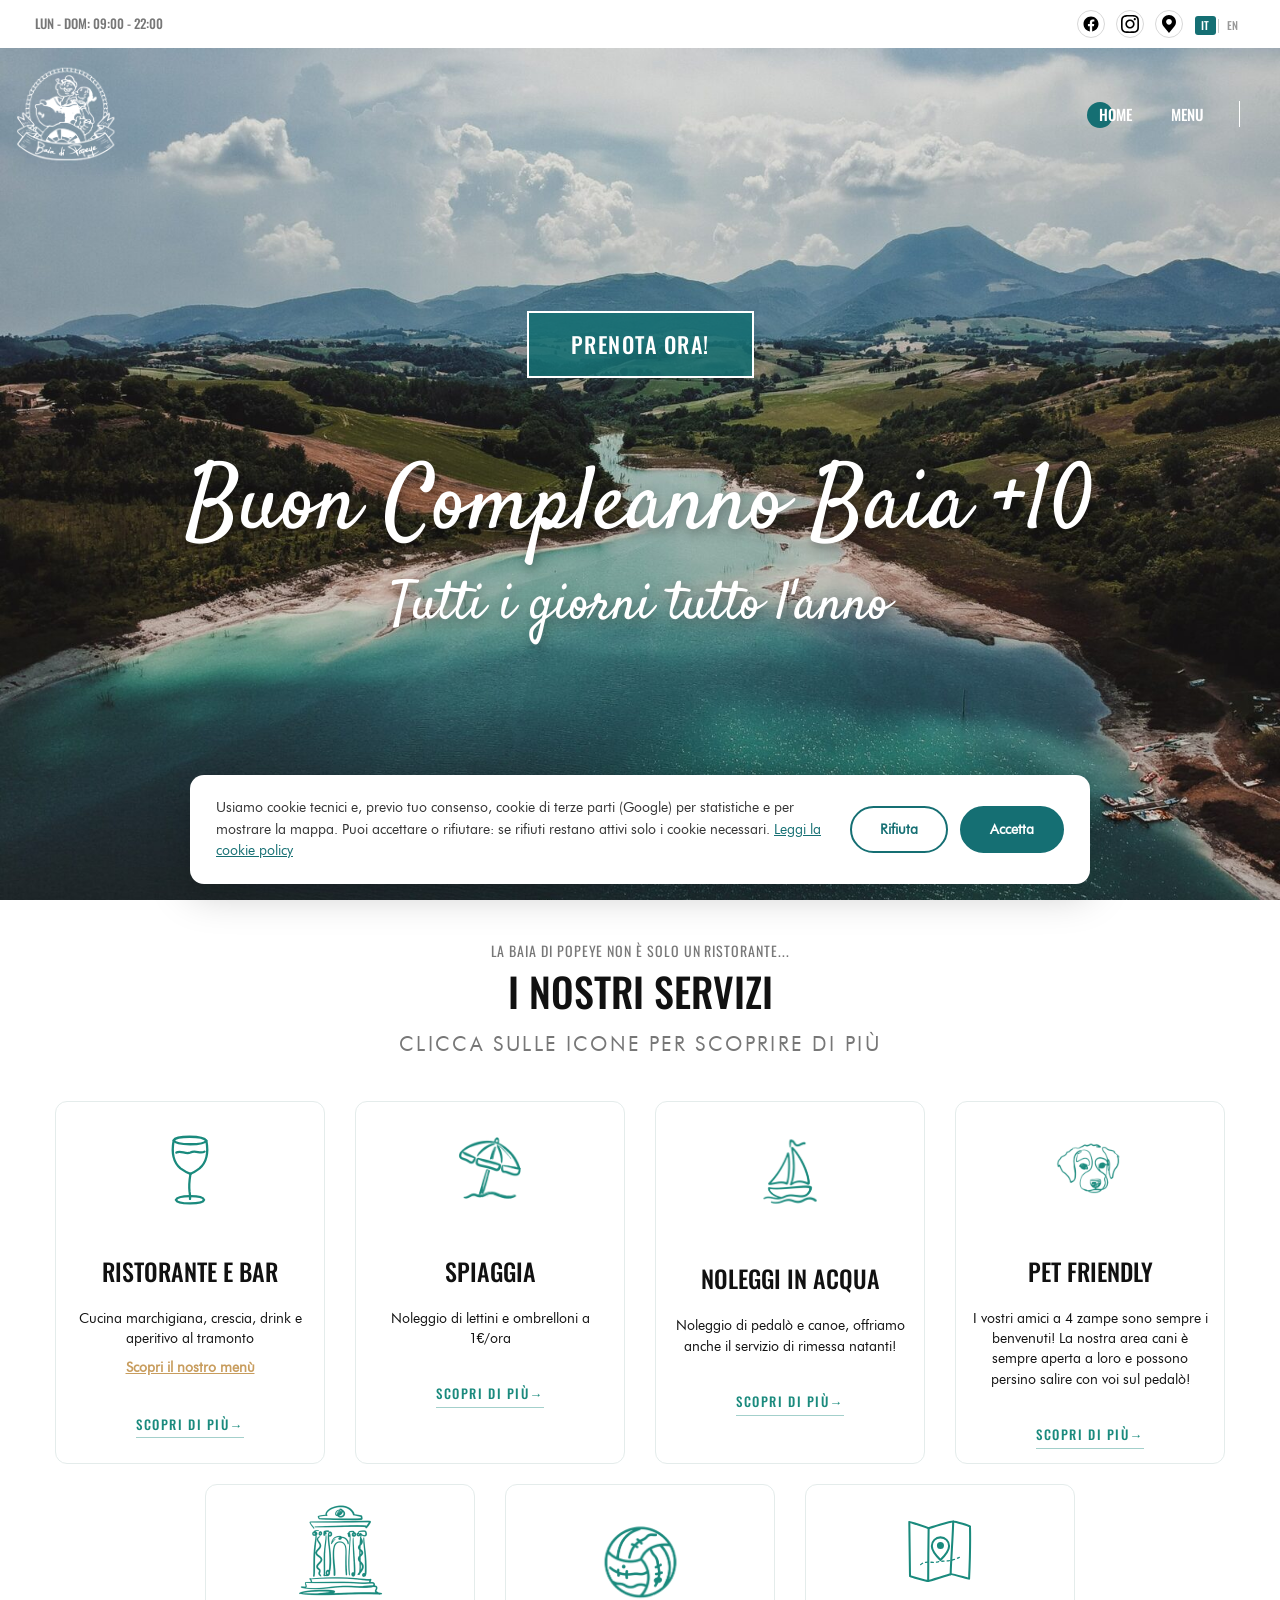
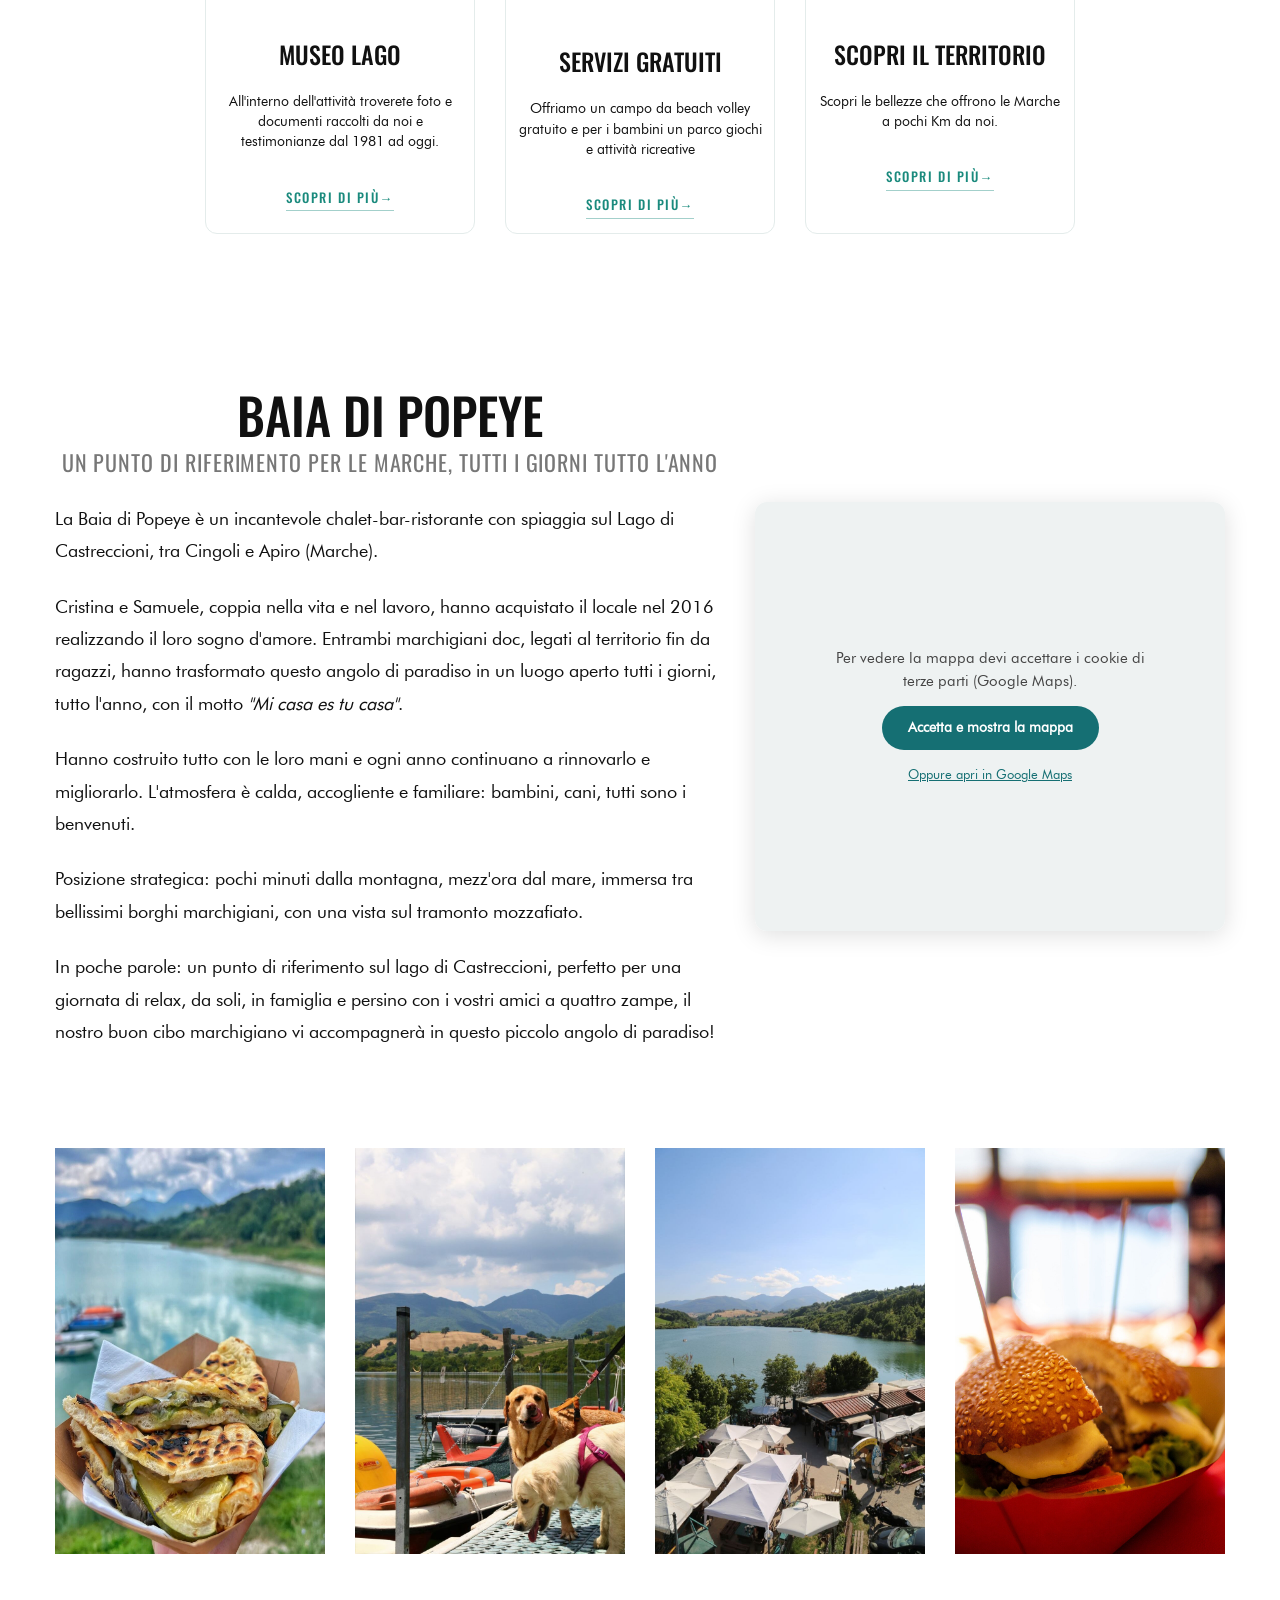
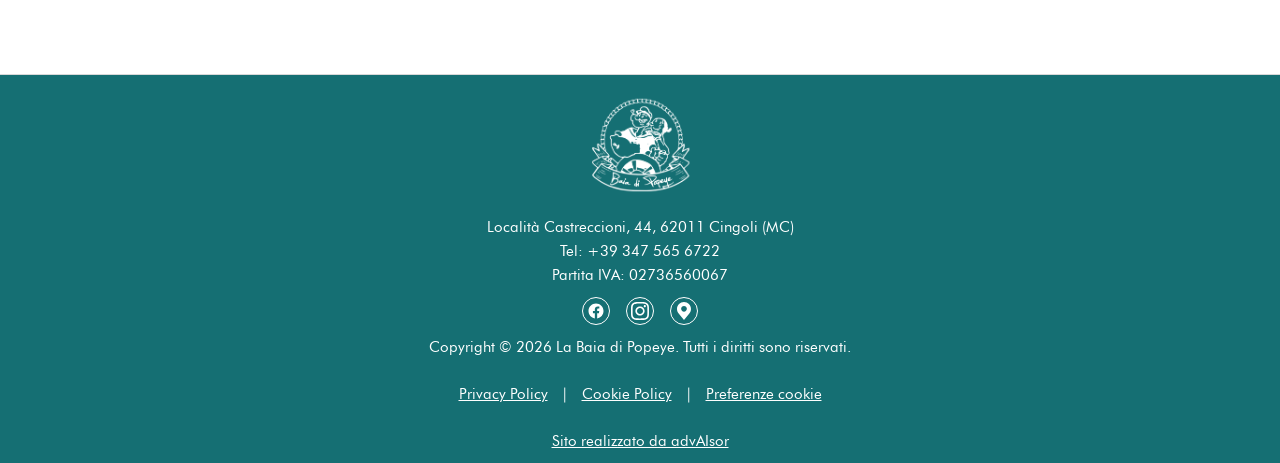
<file: index.html>
<!DOCTYPE html>
<html id="html-wrap" lang="it-IT">

<head>
    <meta charset="UTF-8">
    <meta name="viewport" content="width=device-width, initial-scale=1">
    <link rel="profile" href="//gmpg.org/xfn/11">
    <meta name="format-detection" content="telephone=no">
    <meta name="robots" content="index, follow, max-image-preview:large, max-snippet:-1, max-video-preview:-1">
    
    <title>La Baia di Popeye – Ristorante e spiaggia sul Lago di Cingoli</title>
    
    <link rel="preconnect" href="https://fonts.gstatic.com/" crossorigin="">
    <link rel="preconnect" href="https://fonts.googleapis.com">
    <style type="text/css">
        @font-face {
            font-family: 'Lobster Two';
            font-style: italic;
            font-weight: 400;
            font-display: swap;
            src: url(fonts/BngOUXZGTXPUvIoyV6yN5-fI1qeh4Q.ttf) format('truetype');
        }

        @font-face {
            font-family: 'Lobster Two';
            font-style: italic;
            font-weight: 700;
            font-display: swap;
            src: url(fonts/BngTUXZGTXPUvIoyV6yN5-fI3hyE8R-iew.ttf) format('truetype');
        }

        @font-face {
            font-family: 'Lobster Two';
            font-style: normal;
            font-weight: 400;
            font-display: swap;
            src: url(fonts/BngMUXZGTXPUvIoyV6yN5-fN5qA.ttf) format('truetype');
        }

        @font-face {
            font-family: 'Lobster Two';
            font-style: normal;
            font-weight: 700;
            font-display: swap;
            src: url(fonts/BngRUXZGTXPUvIoyV6yN5-92w7CGwRg.ttf) format('truetype');
        }

        @font-face {
            font-family: 'Oswald';
            font-style: normal;
            font-weight: 200;
            font-display: swap;
            src: url(fonts/TK3_WkUHHAIjg75cFRf3bXL8LICs13FvsUZiYA.ttf) format('truetype');
        }

        @font-face {
            font-family: 'Oswald';
            font-style: normal;
            font-weight: 300;
            font-display: swap;
            src: url(fonts/TK3_WkUHHAIjg75cFRf3bXL8LICs169vsUZiYA.ttf) format('truetype');
        }

        @font-face {
            font-family: 'Oswald';
            font-style: normal;
            font-weight: 400;
            font-display: swap;
            src: url(fonts/TK3_WkUHHAIjg75cFRf3bXL8LICs1_FvsUZiYA.ttf) format('truetype');
        }

        @font-face {
            font-family: 'Oswald';
            font-style: normal;
            font-weight: 500;
            font-display: swap;
            src: url(fonts/TK3_WkUHHAIjg75cFRf3bXL8LICs18NvsUZiYA.ttf) format('truetype');
        }

        @font-face {
            font-family: 'Oswald';
            font-style: normal;
            font-weight: 600;
            font-display: swap;
            src: url(fonts/TK3_WkUHHAIjg75cFRf3bXL8LICs1y9osUZiYA.ttf) format('truetype');
        }

        @font-face {
            font-family: 'Oswald';
            font-style: normal;
            font-weight: 700;
            font-display: swap;
            src: url(fonts/TK3_WkUHHAIjg75cFRf3bXL8LICs1xZosUZiYA.ttf) format('truetype');
        }

        @font-face {
            font-family: 'Satisfy';
            font-style: normal;
            font-weight: 400;
            font-display: swap;
            src: url(fonts/rP2Hp2yn6lkG50LoCZOIGA.ttf) format('truetype');
        }
    </style>
    
    <link rel="stylesheet" id="cssbaia" href="css/cssbaia.css" media="all">
    <meta name="description" content="Ristorante, spiaggia e noleggi sul Lago di Castreccioni a Cingoli (MC). Cucina marchigiana, pedalò, canoe, beach volley, area cani. Aperto tutti i giorni.">

    <meta property="og:locale" content="it_IT">
    <meta property="og:locale:alternate" content="en_GB">
    <meta property="og:type" content="website">
    <meta property="og:title" content="La Baia di Popeye – Ristorante e spiaggia sul Lago di Cingoli">
    <meta property="og:description" content="Ristorante, spiaggia e noleggi sul Lago di Castreccioni a Cingoli (MC). Cucina marchigiana, pedalò, canoe, beach volley, area cani. Aperto tutti i giorni.">
    <meta property="og:url" content="https://www.baiadipopeye.it/">
    <meta property="og:site_name" content="La Baia di Popeye">
    <meta property="article:publisher" content="https://www.facebook.com/baiadipopeyelagodicingoli">
    <meta property="article:modified_time" content="2026-02-27T16:24:35+00:00">
    <meta name="twitter:card" content="summary_large_image">
    <meta property="og:image" content="https://www.baiadipopeye.it/images/SfondoMain.jpg">
    <meta property="og:image:alt" content="La Baia di Popeye sul Lago di Castreccioni">
    <link rel="canonical" href="https://www.baiadipopeye.it/">
    
    
    <link rel="dns-prefetch" href="//fonts.googleapis.com">
    <link rel="dns-prefetch" href="//www.googletagmanager.com">
    <link rel="preconnect" href="https://fonts.gstatic.com" crossorigin="">
    
    <style id="wp-img-auto-sizes-contain-inline-css">
        img:is([sizes=auto i], [sizes^="auto," i]) {
            contain-intrinsic-size: 3000px 1500px
        }
        /*# sourceURL=wp-img-auto-sizes-contain-inline-css */
    </style>
    
    <style id="alacarte-inline-css">
        .site-bordered {
            padding-right: 48px;
        }

        .site-bordered {
            padding-left: 48px;
        }

        @media (min-width: 1200px) {
            .red-header-menu>li>a {
                height: 132px;
            }
        }
        /*# sourceURL=alacarte-inline-css */
    </style>
    
    <style id="wp-block-library-inline-css">
        :root {
            --wp-block-synced-color: #7a00df;
            --wp-block-synced-color--rgb: 122, 0, 223;
            --wp-bound-block-color: var(--wp-block-synced-color);
            --wp-editor-canvas-background: #ddd;
            --wp-admin-theme-color: #007cba;
            --wp-admin-theme-color--rgb: 0, 124, 186;
            --wp-admin-theme-color-darker-10: #006ba1;
            --wp-admin-theme-color-darker-10--rgb: 0, 107, 160.5;
            --wp-admin-theme-color-darker-20: #005a87;
            --wp-admin-theme-color-darker-20--rgb: 0, 90, 135;
            --wp-admin-border-width-focus: 2px
        }

        @media (min-resolution:192dpi) {
            :root {
                --wp-admin-border-width-focus: 1.5px
            }
        }

        .wp-element-button {
            cursor: pointer
        }

        :root .has-very-light-gray-background-color {
            background-color: #eee
        }

        :root .has-very-dark-gray-background-color {
            background-color: #313131
        }

        :root .has-very-light-gray-color {
            color: #eee
        }

        :root .has-very-dark-gray-color {
            color: #313131
        }
        /* ... Additional Standard WP CSS ... */
    </style>
    
    <style id="global-styles-inline-css">
        :root {
            --wp--preset--aspect-ratio--square: 1;
            --wp--preset--aspect-ratio--4-3: 4/3;
            --wp--preset--aspect-ratio--3-4: 3/4;
            --wp--preset--aspect-ratio--3-2: 3/2;
            --wp--preset--aspect-ratio--2-3: 2/3;
            --wp--preset--aspect-ratio--16-9: 16/9;
            --wp--preset--aspect-ratio--9-16: 9/16;
            --wp--preset--color--black: #000000;
            --wp--preset--color--cyan-bluish-gray: #abb8c3;
            --wp--preset--color--white: #ffffff;
            --wp--preset--color--pale-pink: #f78da7;
            --wp--preset--color--vivid-red: #cf2e2e;
            --wp--preset--color--luminous-vivid-orange: #ff6900;
            --wp--preset--color--luminous-vivid-amber: #fcb900;
            --wp--preset--color--light-green-cyan: #7bdcb5;
            --wp--preset--color--vivid-green-cyan: #00d084;
            --wp--preset--color--pale-cyan-blue: #8ed1fc;
            --wp--preset--color--vivid-cyan-blue: #0693e3;
            --wp--preset--color--vivid-purple: #9b51e0;
            /* ... Gradients truncated for readability ... */
        }
        /*# sourceURL=global-styles-inline-css */
    </style>
    
    <style id="classic-theme-styles-inline-css">
        /*! This file is auto-generated */
        .wp-block-button__link {
            color: #fff;
            background-color: #32373c;
            border-radius: 9999px;
            box-shadow: none;
            text-decoration: none;
            padding: calc(.667em + 2px) calc(1.333em + 2px);
            font-size: 1.125em
        }

        .wp-block-file__button {
            background: #32373c;
            color: #fff;
            text-decoration: none
        }
        /*# sourceURL=/wp-includes/css/classic-themes.min.css */
    </style>
    
    <style id="rs-plugin-settings-inline-css">
        #rs-demo-id {}
        /*# sourceURL=rs-plugin-settings-inline-css */
    </style>
    
    

    
    
    <script src="js/jquery.min.js" id="jquery-core-js"></script>
    
    <script id="lvca-frontend-scripts-js-extra">
        var lvca_settings = {
            "mobile_width": "780",
            "custom_css": ""
        };
        //# sourceURL=lvca-frontend-scripts-js-extra
    </script>
    
    <script id="plugin-config.js-js-extra">
        var plugin_config = {
            "dev_mode": "1"
        };
        //# sourceURL=plugin-config.js-js-extra
    </script>
    
    
    
    <noscript>
    </noscript>
    

    <script>
        // GTM caricato solo dopo consenso esplicito (GDPR art. 7, Provv. Garante 231/2021).
        // Chiamato da baiaConsent (banner cookie in fondo alla pagina).
        function baiaLoadGTM() {
            if (window.baiaGtmLoaded) return;
            window.baiaGtmLoaded = true;
            (function(w, d, s, l, i) {
                w[l] = w[l] || [];
                w[l].push({
                    'gtm.start': new Date().getTime(),
                    event: 'gtm.js'
                });
                var f = d.getElementsByTagName(s)[0],
                    j = d.createElement(s),
                    dl = l != 'dataLayer' ? '&l=' + l : '';
                j.async = true;
                j.src = 'https://www.googletagmanager.com/gtm.js?id=' + i + dl;
                f.parentNode.insertBefore(j, f);
            })(window, document, 'script', 'dataLayer', 'GTM-5X8CTK8');
        }
    </script>
    
    <link rel="icon" href="images/favicon_baia.png" sizes="32x32">
    <link rel="icon" href="images/favicon_baia.png" sizes="192x192">
    <link rel="apple-touch-icon" href="images/favicon_baia.png">
    
    <script>
        function setREVStartSize(e) {
            try {
                var pw = document.getElementById(e.c).parentNode.offsetWidth,
                    newh;
                pw = pw === 0 || isNaN(pw) ? window.innerWidth : pw;
                e.tabw = e.tabw === undefined ? 0 : parseInt(e.tabw);
                e.thumbw = e.thumbw === undefined ? 0 : parseInt(e.thumbw);
                e.tabh = e.tabh === undefined ? 0 : parseInt(e.tabh);
                e.thumbh = e.thumbh === undefined ? 0 : parseInt(e.thumbh);
                e.tabhide = e.tabhide === undefined ? 0 : parseInt(e.tabhide);
                e.thumbhide = e.thumbhide === undefined ? 0 : parseInt(e.thumbhide);
                e.mh = e.mh === undefined || e.mh == "" || e.mh === "auto" ? 0 : parseInt(e.mh, 0);
                if (e.layout === "fullscreen" || e.l === "fullscreen")
                    newh = Math.max(e.mh, window.innerHeight);
                else {
                    e.gw = Array.isArray(e.gw) ? e.gw : [e.gw];
                    for (var i in e.rl)
                        if (e.gw[i] === undefined || e.gw[i] === 0) e.gw[i] = e.gw[i - 1];
                    e.gh = e.el === undefined || e.el === "" || (Array.isArray(e.el) && e.el.length == 0) ? e.gh : e.el;
                    e.gh = Array.isArray(e.gh) ? e.gh : [e.gh];
                    for (var i in e.rl)
                        if (e.gh[i] === undefined || e.gh[i] === 0) e.gh[i] = e.gh[i - 1];
                    var nl = new Array(e.rl.length),
                        ix = 0,
                        sl;
                    e.tabw = e.tabhide >= pw ? 0 : e.tabw;
                    e.thumbw = e.thumbhide >= pw ? 0 : e.thumbw;
                    e.tabh = e.tabhide >= pw ? 0 : e.tabh;
                    e.thumbh = e.thumbhide >= pw ? 0 : e.thumbh;
                    for (var i in e.rl) nl[i] = e.rl[i] < window.innerWidth ? 0 : e.rl[i];
                    sl = nl[0];
                    for (var i in nl)
                        if (sl > nl[i] && nl[i] > 0) {
                            sl = nl[i];
                            ix = i;
                        }
                    var m = pw > (e.gw[ix] + e.tabw + e.thumbw) ? 1 : (pw - (e.tabw + e.thumbw)) / (e.gw[ix]);
                    newh = (e.type === "carousel" && e.justify === "true" ? e.gh[ix] : (e.gh[ix] * m)) + (e.tabh + e.thumbh);
                }
                if (window.rs_init_css === undefined) window.rs_init_css = document.head.appendChild(document.createElement("style"));
                document.getElementById(e.c).height = newh;
                window.rs_init_css.innerHTML += "#" + e.c + "_wrapper { height: " + newh + "px }";
            } catch (e) {
                console.log("Failure at Presize of Slider:" + e)
            }
        };
    </script>
    
    <style id="wp-custom-css">
        .red-pricing-img {
            width: 130px;
            max-width: none;
        }

        .red-fancybox-3 .red-fancy-icon-wrap {
            flex: 0 0 130px;
            max-width: 130px;
        }

        .red-fancybox-3 .red-fancy-icon-wrap .red-fancybox-icon {
            max-width: 130px;
        }

        .ontop-logo img {
            width: 100px;
        }

        .red-single.post .red-after-title.empty-none {
            display: none;
        }

        .single-post #red-header-top {
            padding-left: 48px !important;
            padding-right: 48px !important;
        }

        .red-header-top .row-overfolow-initial {
            width: 100% !important;
            margin: 0 !important;
            left: 0 !important;
        }

        .footer-2 {
            padding-top: 0 !important;
        }

        #red-header-top .text-right > .vc_column-inner > .wpb_wrapper {
            display: flex;
            align-items: center;
            justify-content: flex-end;
            gap: 12px;
        }

        .lang-menu {
            display: inline-block !important;
            height: auto;
            text-align: center;
            margin: 0 !important;
            padding: 0 !important;
        }

        .site-bordered .red-page.red-page-overlay-initial .vc_row[data-vc-full-width="true"].row-border-bg:before {
            border-top: 0 !important;
        }

        .cover-map-header {
            width: 100% !important;
            margin-bottom: -50px !important;
        }

        .red-pagetitle {
            background-image: none !important;
        }

        .site-bordered .header-inner.no-container {
            max-width: 100% !important;
        }

        .page-id-2577 .vc_row.row.wpb_row.vc_row-fluid.vc_row-no-padding,
        .page-id-1205 .vc_row.row.wpb_row.vc_row-fluid.vc_row-no-padding {
            padding-left: 0 !important;
            padding-right: 0 !important;
        }

        #rev_slider_2_1_wrapper {
            left: 0 !important;
        }

        .lang-item img {
            width: auto !important;
            height: 15px !important;
        }

        .lang-switch {
            display: inline-flex;
            align-items: center;
            gap: 0;
            cursor: pointer;
            user-select: none;
            font-family: Arial, Helvetica, sans-serif;
            font-size: 11px;
            font-weight: 700;
            letter-spacing: 0.5px;
            line-height: 1;
        }

        .lang-switch-label {
            padding: 4px 6px;
            transition: color 0.3s, background 0.3s;
            border-radius: 3px;
        }

        .lang-switch-label.active {
            color: #fff;
            background: #156f73;
        }

        .lang-switch-label.inactive {
            color: #999;
            background: transparent;
        }

        .lang-switch-divider {
            width: 1px;
            height: 14px;
            background: #ccc;
            margin: 0 2px;
        }

        .header-ontop-sticky.sticky-on .lang-switch-label.active {
            color: #fff;
            background: #156f73;
        }

        .header-ontop-sticky.sticky-on .lang-switch-label.inactive {
            color: #aaa;
        }

        #red-header-top {
            padding: 10px 20px 10px;
        }

        .wpcf7-list-item-label {
            font-style: normal;
            font-weight: 500;
            font-size: 16px;
            line-height: 28px;
            letter-spacing: 0.5px;
            font-family: 'Oswald', sans-serif;
            text-transform: uppercase;
        }
        /* FIX FONT */

        .red-heading {
            font-family: 'Oswald' !important;
        }

        .red-heading-wrap .small-heading {
            font-family: 'Oswald' !important;
        }

        .red-social a:has(.social-icon-img) {
            display: inline-flex !important;
            align-items: center;
            justify-content: center;
        }

        .social-icon-img {
            width: 18px;
            height: 18px;
            display: block;
        }

        .social-footer .social-icon-img {
            filter: brightness(0) invert(1);
        }

        /* h1 per SEO/screen reader: il titolo visivo dell'hero e' una promo che cambia */
        .sr-only {
            position: absolute;
            width: 1px;
            height: 1px;
            padding: 0;
            margin: -1px;
            overflow: hidden;
            clip: rect(0, 0, 0, 0);
            white-space: nowrap;
            border: 0;
        }

        .baia-map-wrap {
            position: relative;
            border-radius: 12px;
            overflow: hidden;
            box-shadow: 0 4px 24px rgba(0,0,0,0.13);
        }

        .baia-map-consent {
            position: absolute;
            inset: 0;
            z-index: 3;
            display: flex;
            flex-direction: column;
            align-items: center;
            justify-content: center;
            gap: 14px;
            padding: 24px;
            text-align: center;
            background: #eef2f2;
            color: #444;
        }

        .baia-map-consent[hidden] {
            display: none;
        }

        .baia-map-consent p {
            margin: 0;
            max-width: 340px;
            font-size: 15px;
            line-height: 1.5;
        }

        .baia-map-consent-btn {
            border: 0;
            border-radius: 999px;
            padding: 11px 26px;
            background: #156f73;
            color: #fff;
            font-size: 14px;
            font-weight: 600;
            cursor: pointer;
        }

        .baia-map-consent a {
            color: #156f73;
            font-size: 13px;
            text-decoration: underline;
        }

        /* --- Banner cookie --- */
        .baia-cookie {
            position: fixed;
            left: 16px;
            right: 16px;
            bottom: 16px;
            z-index: 99999;
            max-width: 900px;
            margin: 0 auto;
            padding: 22px 26px;
            border-radius: 14px;
            background: #ffffff;
            box-shadow: 0 8px 40px rgba(0, 0, 0, 0.25);
            display: flex;
            flex-wrap: wrap;
            align-items: center;
            gap: 16px 24px;
            font-size: 14px;
            line-height: 1.55;
            color: #333;
        }

        .baia-cookie[hidden] {
            display: none;
        }

        .baia-cookie-text {
            flex: 1 1 340px;
            margin: 0;
        }

        .baia-cookie-text a {
            color: #156f73;
            text-decoration: underline;
        }

        .baia-cookie-actions {
            display: flex;
            gap: 12px;
            flex-wrap: wrap;
        }

        /* Rifiuta e Accetta hanno lo stesso peso visivo: richiesto dal Garante */
        .baia-cookie-actions button {
            border-radius: 999px;
            padding: 11px 28px;
            font-size: 14px;
            font-weight: 600;
            cursor: pointer;
            border: 2px solid #156f73;
        }

        .baia-cookie-reject {
            background: #fff;
            color: #156f73;
        }

        .baia-cookie-accept {
            background: #156f73;
            color: #fff;
        }

        @media (max-width: 600px) {
            .baia-cookie {
                padding: 18px;
            }

            .baia-cookie-actions {
                width: 100%;
            }

            .baia-cookie-actions button {
                flex: 1;
                padding: 11px 12px;
            }
        }

        .baia-map-link {
            display: block;
            position: relative;
            text-decoration: none;
        }

        .baia-map-overlay {
            position: absolute;
            bottom: 0;
            left: 0;
            right: 0;
            background: rgba(21, 111, 115, 0.88);
            color: #fff;
            display: flex;
            align-items: center;
            justify-content: center;
            gap: 10px;
            padding: 14px;
            font-size: 16px;
            font-weight: 600;
            letter-spacing: 0.03em;
            opacity: 0;
            transition: opacity 0.25s;
        }

        .baia-map-link:hover .baia-map-overlay {
            opacity: 1;
        }

        .baia-map-overlay-icon {
            width: 22px;
            height: 22px;
            filter: brightness(0) invert(1);
        }

        @media (max-width: 680px) {
            .baia-map-wrap {
                margin-top: 32px;
            }
        }
    </style>
    
    <style id="ef5_theme_options-dynamic-css" title="dynamic-css" class="redux-options-output">
        .red-header-top,
        .red-header-top.layout-header-top-4,
        .red-header-top p,
        .red-header-top .header-top-coontact .header-top-right b,
        .red-header-top span:not(.social-icon),
        .red-header-top ul li {
            font-family: Oswald;
            font-weight: 500;
            font-style: normal;
        }

        .header-ontop a:hover {
            color: #ffffff;
        }
        /* ... Additional Theme Options ... */
        .header-5 .red-heading,
        .red-filter-carousel-menu.layout-3 .cms-menu-food .menu-post .post-item .post-item-inner .content-right .menu-item-title .price,
        .red-filter-carousel-menu.layout-3 .cms-menu-food .menu-post .post-item .post-item-inner .content-right .menu-item-title .h3 {
            font-family: "Lobster Two";
            text-transform: none;
            font-weight: 700;
            font-style: normal;
            color: #41200d;
        }

        .footer_logo img {
            width: 100px;
        }

        footer#red-footer.red-footer-area,
        .red-footer-area .open-hours li span {
            background-color: #ffffff;
        }
    </style>
    
    <style id="ef5-page-dynamic-css" data-type="redux-output-css">
        .red-main {
            padding-top: 0px;
            padding-bottom: 0px;
        }

        .site-bordered {
            padding-top: 0px;
            padding-right: 48px;
            padding-bottom: 0px;
            padding-left: 48px;
        }
    </style>
    
    <style data-type="vc_custom-css">
        .wpb_gallery_slides.wpb_image_grid .wpb_image_grid_ul li {
            padding: 0 30px !important;
        }

        #happycustomer {
            margin-top: -30px;
            background-color: #fff;
        }

        #carousel1 {
            display: none;
        }

        #bestdishes {
            /*display:none;*/
        }

        .loghi-size {
            width: 400px !important;
            height: auto;
            margin: 0 auto;
        }

        .loghi-size-2 {
            width: 380px !important;
            height: auto;
            margin: 0 auto;
        }

        .red-fancybox-2 .desc {
            color: #ffffff !important;
        }

        .red-filter-carousel-menu.layout-1 .cms-menu-food .menu-post {
            background: #156f73;
        }

        .cms-menu-food .menu-post .post-item .post-item-inner .content-right .menu-item-title h3 {
            color: #fff;
        }

        .cms-menu-food .menu-post .post-item .post-item-inner .content-right .menu-item-title .price {
            color: #fff;
        }

        .cms-menu-food .menu-post .post-item .post-item-inner .content-right .menu-item-title h3:after {
            border: 1px dashed #fff;
        }

        .logo360 img {
            width: 220px !important;
            height: auto;
        }

        @media screen and (min-width: 680px) {
            .row-mobile {
                display: none !important;
            }
        }

        @media screen and (max-width: 680px) {
            .row-desktop {
                display: none !important;
            }
        }

        @media screen and (max-width: 680px) {
            .red-fancybox-3 {
                display: flex;
                flex-direction: column;
            }
            .red-fancy-icon-wrap,
            .fancy-right {
                width: 100% !important;
                max-width: 100% !important;
                text-align: center !important;
            }
            .red-btn-wrap.block {
                margin-top: 30px;
            }
            .divina-bottaio .vc_single_image-wrapper {
                float: left;
                width: calc(100% - 55px) !important;
                margin-top: 30px;
            }
            .red-masonry-item {
                display: none;
            }
            .item-2 .red-masonry-item {
                display: block;
                margin-top: 30px;
            }
            #esp1571364058916-f712e3df-1e8d {
                display: none;
            }
            #happycustomer {
                border-top-width: 0 !important;
                padding-bottom: 60px;
            }
        }
        /* NEW HOME 2024 CSS */

        .mobile-logo-gallery .flexslider {
            border: 0 !important;
            box-shadow: unset !important;
        }

        .mobile-logo-gallery .flex-direction-nav {
            margin-top: -220px !important;
            margin-bottom: 120px !important;
        }

        .mobile-logo-gallery .flex-control-paging {
            margin-top: 70px !important;
        }

        .mobile-logo-gallery .flexslider img {
            padding-left: 20px !important;
            padding-right: 20px !important;
        }

        .full-row {
            padding: 0 !important;
        }

        /* Vertical alignment for all images */
        img {
            vertical-align: middle;
        }

        .vc_single_image-wrapper img,
        .wpb_single_image img {
            display: block;
            width: 100%;
            height: auto;
        }

        /* Service icons row - equal height cards */
        .vc_custom_1706538339653 .row {
            display: flex;
            flex-wrap: wrap;
            align-items: stretch;
            justify-content: center;
        }

        .vc_custom_1706538339653 .row > .wpb_column {
            display: flex;
            flex-direction: column;
        }

        .vc_custom_1706538339653 .red-fancybox {
            flex: 1;
            display: flex;
            flex-direction: column;
            align-items: center;
        }

        /* 4-image gallery row - align tops */
        .vc_row-fluid .vc_row.vc_inner .wpb_column {
            display: flex;
            flex-direction: column;
        }

        .vc_row-fluid .vc_row.vc_inner .wpb_column .vc_column-inner {
            flex: 1;
            display: flex;
            flex-direction: column;
        }

        .vc_row-fluid .vc_row.vc_inner .wpb_column .wpb_wrapper {
            flex: 1;
            display: flex;
            flex-direction: column;
        }

        .vc_row-fluid .vc_row.vc_inner .wpb_single_image {
            flex: 1;
        }

        .vc_row-fluid .vc_row.vc_inner .wpb_single_image .vc_single_image-wrapper img {
            width: 100%;
            height: 100%;
            object-fit: cover;
        }

        /* Museo + text section vertical centering */
        .vc_row-o-content-middle > .container > .row {
            display: flex;
            align-items: center;
        }

        /* Food section (tagliere) vertical alignment */
        .firma-background > .container > .row {
            display: flex;
            align-items: flex-end;
        }

        .firma-background .chef-photo img {
            width: 100%;
            height: auto;
            display: block;
        }
    </style>
    
    <style>
        .vc_row-o-full-height {
            min-height: 100vh;
            display: flex;
            flex-wrap: wrap;
        }
        .vc_row-o-full-height > .wpb_column {
            display: flex;
            align-items: center;
            justify-content: center;
            width: 100%;
        }
        .prenota-ora-btn {
            display: inline-block;
            padding: 14px 42px;
            background-color: rgba(21, 111, 115, 0.85);
            color: #fff !important;
            font-family: 'Oswald', sans-serif;
            font-size: 22px;
            font-weight: 500;
            letter-spacing: 1.5px;
            text-transform: uppercase;
            text-decoration: none !important;
            border: 2px solid #fff;
            transition: background-color 0.3s, transform 0.3s;
            position: relative;
            z-index: 3;
            cursor: pointer;
        }
        .prenota-ora-btn:hover {
            background-color: #0e5457;
            transform: scale(1.05);
        }
        @media (max-width: 768px) {
            .prenota-ora-btn {
                font-size: 18px;
                padding: 12px 32px;
            }
        }
    </style>
    <style data-type="vc_shortcodes-custom-css">
        .vc_custom_1706539016680 {
            background-image: url(images/SfondoMain.jpg) !important;
            background-position: center !important;
            background-repeat: no-repeat !important;
            background-size: cover !important;
        }

        .vc_custom_1706538339653 {
            padding-top: 40px !important;
            padding-bottom: 90px !important;
            background-position: center !important;
            background-repeat: no-repeat !important;
            background-size: cover !important;
        }

        .vc_custom_1713368799062 {
            padding-top: 0px !important;
        }

        .vc_custom_1706547802601 {
            background-position: center !important;
            background-repeat: no-repeat !important;
            background-size: cover !important;
        }

        .vc_custom_1706538833838 {
            padding-top: 30px !important;
            padding-bottom: 90px !important;
            background-position: center !important;
            background-repeat: no-repeat !important;
            background-size: cover !important;
        }

        .vc_custom_1720443400191 {
            background-position: center !important;
            background-repeat: no-repeat !important;
            background-size: contain !important;
        }

        .vc_custom_1706542663133 {
            padding-bottom: 120px !important;
        }

        .vc_custom_1572060052832 {
            padding-right: 0px !important;
        }

        .vc_custom_1564629967044 {
            padding-left: 60px !important;
        }

        .vc_custom_1720443444976 {
            padding-bottom: 30px !important;
        }

        .vc_custom_1720442355314 {
            margin-top: 20px !important;
            margin-bottom: 30px !important;
        }

        .vc_custom_1708439308468 {
            margin-top: 20px !important;
            margin-bottom: 30px !important;
        }

        .vc_custom_1612101021272 {
            padding-top: 50px !important;
        }
    </style>
    
    <noscript>
        <style>
            .wpb_animate_when_almost_visible {
                opacity: 1;
            }
        </style>
    </noscript>
    <noscript></noscript>
</head>

<body class="home wp-singular page-template-default page page-id-3527 wp-theme-alacarte theme-alacarte woocommerce-no-js header-1 side-header-ontop site-custom-vc-row wpb-js-composer js-comp-ver-6.1 vc_responsive">
    
    <div id="red-page" class="red-page page-header-1  page-header-ontop">
        
        <div id="red-header-top" class="red-header-top ">
            <div data-vc-full-width="true" data-vc-full-width-init="false" data-vc-stretch-content="true" class="vc_row row wpb_row vc_row-fluid vc_row-no-padding row-overfolow-initial">
                <div class="wpb_column vc_column_container col-md-10 col-lg-8">
                    <div class="vc_column-inner">
                        <div class="wpb_wrapper">
                            <div class="wpb_raw_code wpb_content_element wpb_raw_html ">
                                <div class="wpb_wrapper">
                                    <ul class="contact">
                                        <li data-i18n="opening_time">Lun - Dom: 09:00 - 22:00</li>
                                    </ul>
                                </div>
                            </div>
                        </div>
                    </div>
                </div>
                <div class="wpb_column vc_column_container col-md-2 col-lg-4 text-right">
                    <div class="vc_column-inner">
                        <div class="wpb_wrapper">
                            <div class="red-social size-28 social-header">
                                <a href="https://www.facebook.com/baiadipopeyelagodicingoli" target="_blank" class="social-link social-facebook"><img src="images/facebook-icon.svg" alt="Facebook" class="social-icon-img"></a>
                                <a href="https://www.instagram.com/baiadipopeye_lago_di_cingoli/" target="_blank" class="social-link social-instagram"><img src="images/instagram-icon.svg" alt="Instagram" class="social-icon-img"></a>
                                <a href="https://maps.app.goo.gl/tF9uDrbXbFaLMZVVA" target="_blank" class="social-link social-googlemaps"><img src="images/maps-icon.svg" alt="Google Maps" class="social-icon-img"></a>
                            </div>
                            <div class="vc_wp_custommenu wpb_content_element lang-menu">
                                <div class="lang-switch" id="lang-switch" onclick="toggleLanguage()">
                                    <span class="lang-switch-label active" id="lang-it">IT</span>
                                    <span class="lang-switch-divider"></span>
                                    <span class="lang-switch-label inactive" id="lang-en">EN</span>
                                </div>
                            </div>
                        </div>
                    </div>
                </div>
            </div>
            <div class="vc_row-full-width vc_clearfix"></div>
        </div>
        
        <header id="red-header" class="red-header header-layout-1 header-ontop header-ontop-sticky sticky-on">
            <div id="red-headroom" class="main-header">
                <div class="header-inner no-container">
                    <div class="row justify-content-between align-items-center">
                        <div class="red-logo col-auto">
                            <a class="main-logo" href="https://www.baiadipopeye.it/" title="Baia di Popeye" rel="home"><img src="images/LogoBaia.svg" alt="Baia di Popeye" srcset="images/LogoBaia.svg 180w" sizes="(max-width: 180px) 100vw, 180px" width="90" height="46"></a>
                            <a class="ontop-logo" href="https://www.baiadipopeye.it/" title="Baia di Popeye" rel="home"><img src="images/LogoBaia.svg" alt="Baia di Popeye" srcset="images/LogoBaia.svg 200w" sizes="(max-width: 200px) 100vw, 200px" width="100" height="36"></a>
                            <a class="sticky-logo" href="https://www.baiadipopeye.it/" title="Baia di Popeye" rel="home"><img src="images/LogoBaia.svg" alt="Baia di Popeye" srcset="images/LogoBaia.svg 150w" sizes="(max-width: 150px) 100vw, 150px" width="75" height="36"></a>
                        </div>
                        <div class="red-navigation-wrap col">
                            <div class="row align-items-center justify-content-end">
                                <nav id="red-navigation" class="col-lg-12 col-xl-auto">
                                    <ul id="red-header-menu" class="red-menu red-header-menu menu-ontop">
                                        <li class="menu-item menu-item-type-post_type menu-item-object-page menu-item-home current-menu-item page_item page-item-3527 current_page_item"><a href="https://www.baiadipopeye.it/" class="menu-link no-one-page"><span class="menu-title">Home</span></a></li>
                                        <li class="menu-item menu-item-type-post_type menu-item-object-page"><a href="files/Menu-Baia-di-Popeye.pdf" class="menu-link no-one-page" target="_blank"><span class="menu-title">Menu</span></a></li>  
                                    </ul>
                                </nav>
                                <div class="nav-extra d-flex align-items-center icon no-icon col-lg-auto">
                                    <span id="red-main-menu-mobile" class="btn-nav-mobile-wrap header-extra-icon d-inline d-xl-none">
                                        <span class="btn-nav-mobile open-menu" title="Show menu"> <span></span> </span>
                                    </span>
                                    <div class="header-wrap-book"></div>
                                </div>
                            </div>
                        </div>
                    </div>
                </div>
            </div>
        </header>
        
        <main id="red-main" class="red-main">
            <div class="container">
                <div class="row">
                    <div id="red-content-area" class="red-content-area col-12">
                        <div id="red-posts" class="red-posts red-blogs">
                            <div class="red-content red-content-page red-single-content clearfix">
                                <div data-vc-full-width="true" data-vc-full-width-init="false" data-vc-stretch-content="true" class="vc_row row wpb_row vc_row-fluid vc_custom_1706539016680 has-fill vc_row-o-full-height vc_row-o-columns-middle vc_row-o-content-middle vc_row-flex">
                                    <div class="wpb_column vc_column_container col-md-12">
                                        <div class="vc_column-inner">
                                            <div class="wpb_wrapper" style="text-align:center;">
                                                <h1 class="sr-only" data-i18n="hero_h1">La Baia di Popeye – Ristorante e spiaggia sul Lago di Cingoli</h1>
                                                <a href="https://wa.me/393475656722?text=Ciao%21%20Vorrei%20prenotare%20alla%20Baia%20di%20Popeye." class="prenota-ora-btn" target="_blank" rel="noopener" data-i18n="book_btn">Prenota ora!</a>
                                                <div style="margin-top:80px; font-family:'Satisfy', cursive; font-size:clamp(40px, 8vw, 90px); color:#ffffff; line-height:1.1; text-shadow: 2px 4px 12px rgba(0,0,0,0.35);" data-i18n="hero_birthday">Buon Compleanno Baia +10</div>
                                                <div style="margin-top:20px; font-family:'Satisfy', cursive; font-size:clamp(24px, 5vw, 54px); color:#ffffff; line-height:1.1; text-shadow: 2px 4px 12px rgba(0,0,0,0.35);" data-i18n="hero_year_round">Tutti i giorni tutto l'anno</div>
                                            </div>
                                        </div>
                                    </div>
                                </div>
                                <div class="vc_row-full-width vc_clearfix"></div>
                                <div data-vc-full-width="true" data-vc-full-width-init="false" class="vc_row row wpb_row vc_row-fluid wpb_animate_when_almost_visible wpb_bottom-to-top bottom-to-top">
                                    <div class="container clearfix">
                                        <div class="row ">
                                            <div class="wpb_column vc_column_container col-md-12">
                                                <div class="vc_column-inner">
                                                    <div class="wpb_wrapper">
                                                        <div class="vc_empty_space" style="height: 40px"><span class="vc_empty_space_inner"></span></div>
                                                        <div class="red-heading-wrap red-heading-1 ">
                                                            <h5 class="small-heading" style="color:#777777" data-i18n="intro_sub">La Baia di Popeye non è solo un ristorante...</h5>
                                                            <h3 class="heading red-heading text-custom" style="color:#111111" data-i18n="services_title">I nostri servizi</h3>
                                                            <p style="color:#777777; font-size:1.1em; letter-spacing:0.12em; margin-top:8px;" data-i18n="services_hint">CLICCA SULLE ICONE PER SCOPRIRE DI PIÙ</p>
                                                        </div>
                                <div class="vc_row-full-width vc_clearfix"></div>
                                <div data-vc-full-width="true" data-vc-full-width-init="false" class="vc_row row wpb_row vc_row-fluid wpb_animate_when_almost_visible wpb_bottom-to-top bottom-to-top vc_custom_1706538339653 has-fill">
                                    <div class="container clearfix">
                                        <div class="row ">
                                            <div class="wpb_column vc_column_container col-md-3">
                                                <div class="vc_column-inner">
                                                    <div class="wpb_wrapper">
                                                        <div id="esp1597908786829-f1184881-1af4" class="red-empty-space"></div>
                                                        <div class="red-fancybox red-fancybox-3 transition red-line-corner-wrap red-bg service-card" role="button" tabindex="0" style="cursor:pointer" onclick="openServiceModal('ristorante')">
                                                            <div class="red-fancy-icon-wrap">
                                                                <div class="red-fancybox-icon transition icon-box square text-accent  red-bg-"> <img fetchpriority="high" decoding="async" width="440" height="440" src="images/calice-icon.svg" class="red-pricing-img" alt="" sizes="(max-width: 440px) 100vw, 440px"></div>
                                                            </div>
                                                            <div class="fancy-right">
                                                                <div class="red-fancybox-heading red-heading" data-i18n="bar_title">RISTORANTE E BAR</div>
                                                                <div class="desc" data-i18n="bar_desc">Cucina marchigiana, crescia, drink e aperitivo al tramonto</div>
                                                                <a href="files/Menu-Baia-di-Popeye.pdf" target="_blank" onclick="event.stopPropagation()" style="display:inline-block; margin-top:8px; color:#c89d5e; font-weight:600; text-decoration:underline; font-size:14px;" data-i18n="menu_link">Scopri il nostro menù</a>
                                                                <footer class="red-fancy-footer"><span class="fancy-cta" data-i18n="more_btn">Scopri di più</span></footer>
                                                            </div>
                                                        </div>
                                                    </div>
                                                </div>
                                            </div>
                                            <div class="wpb_column vc_column_container col-md-3">
                                                <div class="vc_column-inner">
                                                    <div class="wpb_wrapper">
                                                        <div id="esp1571364772170-fd72a321-af05" class="red-empty-space"></div>
                                                        <div class="red-fancybox red-fancybox-3 transition red-line-corner-wrap red-bg service-card" role="button" tabindex="0" style="cursor:pointer" onclick="openServiceModal('spiaggia')">
                                                            <div class="red-fancy-icon-wrap">
                                                                <div class="red-fancybox-icon transition icon-box square text-accent  red-bg-"> <img decoding="async" width="550" height="550" src="images/ombrellone.png" class="red-pricing-img" alt=""></div>
                                                            </div>
                                                            <div class="fancy-right">
                                                                <div class="red-fancybox-heading red-heading" data-i18n="beach_title">SPIAGGIA</div>
                                                                <div class="desc" data-i18n="beach_desc">Noleggio di lettini e ombrelloni a 1€/ora</div>
                                                                <footer class="red-fancy-footer"><span class="fancy-cta" data-i18n="more_btn">Scopri di più</span></footer>
                                                            </div>
                                                        </div>
                                                    </div>
                                                </div>
                                            </div>
                                            <div class="wpb_column vc_column_container col-md-3">
                                                <div class="vc_column-inner">
                                                    <div class="wpb_wrapper">
                                                        <div id="esp1571364886558-3258a5ac-efa3" class="red-empty-space"></div>
                                                        <div class="red-fancybox red-fancybox-3 transition red-line-corner-wrap red-bg service-card" role="button" tabindex="0" style="cursor:pointer" onclick="openServiceModal('noleggi')">
                                                            <div class="red-fancy-icon-wrap">
                                                                <div class="red-fancybox-icon transition icon-box square text-accent  red-bg-"> <img decoding="async" width="440" height="440" src="images/barca.png" class="red-pricing-img" alt=""></div>
                                                            </div>
                                                            <div class="fancy-right">
                                                                <div class="red-fancybox-heading red-heading" data-i18n="boat_title">NOLEGGI IN ACQUA</div>
                                                                <div class="desc" data-i18n="boat_desc">Noleggio di pedalò e canoe, offriamo anche il servizio di rimessa natanti!</div>
                                                                <!-- Attracca la tua barca nel nostro pontile per tutta la durata della pesca nel nostro posto riservato custodito non assicurato -->
                                                                <footer class="red-fancy-footer"><span class="fancy-cta" data-i18n="more_btn">Scopri di più</span></footer>
                                                            </div>
                                                        </div>
                                                    </div>
                                                </div>
                                            </div>
                                            <div class="wpb_column vc_column_container col-md-3">
                                                <div class="vc_column-inner">
                                                    <div class="wpb_wrapper">
                                                        <div id="esp1597139848070-36836b71-b0d1" class="red-empty-space"></div>
                                                        <div class="red-fancybox red-fancybox-3 transition red-line-corner-wrap red-bg service-card" role="button" tabindex="0" style="cursor:pointer" onclick="openServiceModal('pet')">
                                                            <div class="red-fancy-icon-wrap">
                                                                <div class="red-fancybox-icon transition icon-box square text-accent  red-bg-"> <img decoding="async" width="440" height="440" src="images/cane.png" class="red-pricing-img" alt=""></div>
                                                            </div>
                                                            <div class="fancy-right">
                                                                <div class="red-fancybox-heading red-heading" data-i18n="welcome_title">PET FRIENDLY</div>
                                                                <div class="desc" data-i18n="welcome_desc">I vostri amici a 4 zampe sono sempre i benvenuti! La nostra area cani è sempre aperta a loro e possono persino salire con voi sul pedalò! </div>
                                                                <footer class="red-fancy-footer"><span class="fancy-cta" data-i18n="more_btn">Scopri di più</span></footer>
                                                            </div>
                                                        </div>
                                                    </div>
                                                </div>
                                            </div>
                                            <div class="wpb_column vc_column_container col-md-3">
                                                <div class="vc_column-inner">
                                                    <div class="wpb_wrapper">
                                                        <div class="red-empty-space"></div>
                                                        <div class="red-fancybox red-fancybox-3 transition red-line-corner-wrap red-bg service-card" role="button" tabindex="0" style="cursor:pointer" onclick="openServiceModal('museo')">
                                                            <div class="red-fancy-icon-wrap">
                                                                <div class="red-fancybox-icon transition icon-box square text-accent  red-bg-"> <img decoding="async" width="440" height="440" src="images/museo-icon.png" class="red-pricing-img" alt="" sizes="(max-width: 440px) 100vw, 440px"></div>
                                                            </div>
                                                            <div class="fancy-right">
                                                                <div class="red-fancybox-heading red-heading" data-i18n="museo_lago_title">MUSEO LAGO</div>
                                                                <div class="desc" data-i18n="museo_lago_desc">All'interno dell'attività troverete foto e documenti raccolti da noi e testimonianze dal 1981 ad oggi.</div>
                                                                <footer class="red-fancy-footer"><span class="fancy-cta" data-i18n="more_btn">Scopri di più</span></footer>
                                                            </div>
                                                        </div>
                                                    </div>
                                                </div>
                                            </div>
                                            <div class="wpb_column vc_column_container col-md-3">
                                                <div class="vc_column-inner">
                                                    <div class="wpb_wrapper">
                                                        <div class="red-empty-space"></div>
                                                        <div class="red-fancybox red-fancybox-3 transition red-line-corner-wrap red-bg service-card" role="button" tabindex="0" style="cursor:pointer" onclick="openServiceModal('servizi')">
                                                            <div class="red-fancy-icon-wrap">
                                                                <div class="red-fancybox-icon transition icon-box square text-accent  red-bg-"> <img decoding="async" width="440" height="440" src="images/servizi-gratuiti.png" class="red-pricing-img" alt="" sizes="(max-width: 440px) 100vw, 440px"></div>
                                                            </div>
                                                            <div class="fancy-right">
                                                                <div class="red-fancybox-heading red-heading" data-i18n="servizi_gratuiti_title">SERVIZI GRATUITI</div>
                                                                <div class="desc" data-i18n="servizi_gratuiti_desc">Offriamo un campo da beach volley gratuito e per i bambini un parco giochi e attività ricreative</div>
                                                                <footer class="red-fancy-footer"><span class="fancy-cta" data-i18n="more_btn">Scopri di più</span></footer>
                                                            </div>
                                                        </div>
                                                    </div>
                                                </div>
                                            </div>
                                            <div class="wpb_column vc_column_container col-md-3">
                                                <div class="vc_column-inner">
                                                    <div class="wpb_wrapper">
                                                        <div class="red-empty-space"></div>
                                                        <div class="red-fancybox red-fancybox-3 transition red-line-corner-wrap red-bg service-card" role="button" tabindex="0" style="cursor:pointer" onclick="openServiceModal('territorio')">
                                                            <div class="red-fancy-icon-wrap">
                                                                <div class="red-fancybox-icon transition icon-box square text-accent  red-bg-"> <img decoding="async" width="440" height="440" src="images/territorio-icon.svg" class="red-pricing-img" alt="" sizes="(max-width: 440px) 100vw, 440px"></div>
                                                            </div>
                                                            <div class="fancy-right">
                                                                <div class="red-fancybox-heading red-heading" data-i18n="territorio_title">SCOPRI IL TERRITORIO</div>
                                                                <div class="desc" data-i18n="territorio_desc">Scopri le bellezze che offrono le Marche a pochi Km da noi.</div>
                                                                <footer class="red-fancy-footer"><span class="fancy-cta" data-i18n="more_btn">Scopri di più</span></footer>
                                                            </div>
                                                        </div>
                                                    </div>
                                                </div>
                                            </div>
                                        </div>
                                    </div>
                                </div>
                                <div class="vc_row-full-width vc_clearfix"></div>
                                <div data-vc-full-width="true" data-vc-full-width-init="false" class="vc_row row wpb_row vc_row-fluid wpb_animate_when_almost_visible wpb_bottom-to-top bottom-to-top">
                                    <div class="container clearfix">
                                        <div class="vc_empty_space" style="height: 60px"><span class="vc_empty_space_inner"></span></div>
                                        <div class="row align-items-center">
                                            <div class="wpb_column vc_column_container col-md-7">
                                                <div class="vc_column-inner">
                                                    <div class="wpb_wrapper">
                                                        <div class="red-heading-wrap red-heading-1">
                                                            <h3 class="heading red-heading text-custom" style="color:#111111; font-size:50px;">Baia di Popeye</h3>
                                                            <h5 class="small-heading" style="color:#777777; font-size:22px; margin-top:8px;" data-i18n="about_sub">Un punto di riferimento per le Marche, tutti i giorni tutto l'anno</h5>
                                                        </div>
                                                        <div class="vc_empty_space" style="height: 30px"><span class="vc_empty_space_inner"></span></div>
                                                        <div class="wpb_text_column wpb_content_element" style="font-size:18px; line-height:1.8;">
                                                            <div class="wpb_wrapper">
                                                                <p data-i18n="about_p1">La Baia di Popeye è un incantevole chalet-bar-ristorante con spiaggia sul Lago di Castreccioni, tra Cingoli e Apiro (Marche).</p>

                                                                <p><span data-i18n="about_p2">Cristina e Samuele, coppia nella vita e nel lavoro, hanno acquistato il locale nel 2016 realizzando il loro sogno d'amore. Entrambi marchigiani doc, legati al territorio fin da ragazzi, hanno trasformato questo angolo di paradiso in un luogo aperto tutti i giorni, tutto l'anno, con il motto</span> <em>"Mi casa es tu casa"</em>.</p>

                                                                <p data-i18n="about_p3">Hanno costruito tutto con le loro mani e ogni anno continuano a rinnovarlo e migliorarlo. L'atmosfera è calda, accogliente e familiare: bambini, cani, tutti sono i benvenuti.</p>

                                                                <p data-i18n="about_p4">Posizione strategica: pochi minuti dalla montagna, mezz'ora dal mare, immersa tra bellissimi borghi marchigiani, con una vista sul tramonto mozzafiato.</p>

                                                                <p data-i18n="about_p5">In poche parole: un punto di riferimento sul lago di Castreccioni, perfetto per una giornata di relax, da soli, in famiglia e persino con i vostri amici a quattro zampe, il nostro buon cibo marchigiano vi accompagnerà in questo piccolo angolo di paradiso!</p>
                                                            </div>
                                                        </div>
                                                    </div>
                                                </div>
                                            </div>
                                            <div class="wpb_column vc_column_container col-md-5">
                                                <div class="vc_column-inner">
                                                    <div class="wpb_wrapper">
                                                        <div class="baia-map-wrap">
                                                            <div id="baia-map-consent" class="baia-map-consent" hidden>
                                                                <p data-i18n="map_consent_text">Per vedere la mappa devi accettare i cookie di terze parti (Google Maps).</p>
                                                                <button type="button" class="baia-map-consent-btn" onclick="baiaConsent.accept()" data-i18n="map_consent_btn">Accetta e mostra la mappa</button>
                                                                <a href="https://maps.app.goo.gl/tF9uDrbXbFaLMZVVA" target="_blank" rel="noopener" data-i18n="map_consent_link">Oppure apri in Google Maps</a>
                                                            </div>
                                                            <a href="https://maps.app.goo.gl/tF9uDrbXbFaLMZVVA" target="_blank" class="baia-map-link" title="Apri in Google Maps">
                                                                <iframe
                                                                    id="baia-map-iframe"
                                                                    data-src="https://www.google.com/maps/embed?origin=mfe&amp;pb=!1m3!2m1!1sLa+Baia+di+Popeye,+Strada+Provinciale+Cingolana,+Macerata,+Italy!6i15"
                                                                    width="100%"
                                                                    height="420"
                                                                    style="border:0; border-radius:12px; pointer-events:none;"
                                                                    allowfullscreen=""
                                                                    loading="lazy"
                                                                    referrerpolicy="no-referrer-when-downgrade"
                                                                    title="Mappa La Baia di Popeye">
                                                                </iframe>
                                                                <div class="baia-map-overlay">
                                                                    <img src="images/maps-icon.svg" alt="Google Maps" class="baia-map-overlay-icon">
                                                                    <span data-i18n="map_open">Apri in Google Maps</span>
                                                                </div>
                                                            </a>
                                                        </div>
                                                    </div>
                                                </div>
                                            </div>
                                        </div>
                                        <div class="vc_empty_space" style="height: 60px"><span class="vc_empty_space_inner"></span></div>
                                    </div>
                                </div>
                                <div class="vc_row-full-width vc_clearfix"></div>
                                <div data-vc-full-width="true" data-vc-full-width-init="false" class="vc_row row wpb_row vc_row-fluid wpb_animate_when_almost_visible wpb_bottom-to-top bottom-to-top">
                                    <div class="container clearfix">
                                        <div class="row ">
                                            <div class="wpb_column vc_column_container col-md-12">
                                                <div class="vc_column-inner">
                                                    <div class="wpb_wrapper">
                                                        <div class="vc_row row wpb_row vc_inner vc_row-fluid baia-photo-gallery">
                                                            <div class="wpb_column vc_column_container col-md-3">
                                                                <div class="vc_column-inner">
                                                                    <div class="wpb_wrapper">
                                                                        <div class="vc_empty_space" style="height: 40px"><span class="vc_empty_space_inner"></span></div>
                                                                        <div class="wpb_single_image wpb_content_element vc_align_center  vc_box_border_grey">
                                                                            <figure class="wpb_wrapper vc_figure">
                                                                                <div class="vc_single_image-wrapper   vc_box_border_grey"><img decoding="async" width="1066" height="1600" src="images/1.jpg" class="vc_single_image-img attachment-full" alt=""></div>
                                                                            </figure>
                                                                        </div>
                                                                    </div>
                                                                </div>
                                                            </div>
                                                            <div class="wpb_column vc_column_container col-md-3">
                                                                <div class="vc_column-inner">
                                                                    <div class="wpb_wrapper">
                                                                        <div class="vc_empty_space" style="height: 40px"><span class="vc_empty_space_inner"></span></div>
                                                                        <div class="wpb_single_image wpb_content_element vc_align_center  vc_box_border_grey">
                                                                            <figure class="wpb_wrapper vc_figure">
                                                                                <div class="vc_single_image-wrapper   vc_box_border_grey"><img decoding="async" width="853" height="1280" src="images/cane-pedalo.jpg" class="vc_single_image-img attachment-full" alt="" sizes="(max-width: 853px) 100vw, 853px"></div>
                                                                            </figure>
                                                                        </div>
                                                                    </div>
                                                                </div>
                                                            </div>
                                                            <div class="wpb_column vc_column_container col-md-3">
                                                                <div class="vc_column-inner">
                                                                    <div class="wpb_wrapper">
                                                                        <div class="vc_empty_space" style="height: 40px"><span class="vc_empty_space_inner"></span></div>
                                                                        <div class="wpb_single_image wpb_content_element vc_align_center  vc_box_border_grey">
                                                                            <figure class="wpb_wrapper vc_figure">
                                                                                <div class="vc_single_image-wrapper   vc_box_border_grey"><img decoding="async" src="images/baia-scorcio.jpeg" class="vc_single_image-img attachment-full" alt=""></div>
                                                                            </figure>
                                                                        </div>
                                                                    </div>
                                                                </div>
                                                            </div>
                                                            <div class="wpb_column vc_column_container col-md-3">
                                                                <div class="vc_column-inner">
                                                                    <div class="wpb_wrapper">
                                                                        <div class="vc_empty_space" style="height: 40px"><span class="vc_empty_space_inner"></span></div>
                                                                        <div class="wpb_single_image wpb_content_element vc_align_center  vc_box_border_grey">
                                                                            <figure class="wpb_wrapper vc_figure">
                                                                                <div class="vc_single_image-wrapper   vc_box_border_grey"><img decoding="async" width="1066" height="1600" src="images/4.jpg" class="vc_single_image-img attachment-full" alt=""></div>
                                                                            </figure>
                                                                        </div>
                                                                    </div>
                                                                </div>
                                                            </div>
                                                        </div>
                                                    </div>
                                                </div>
                                            </div>
                                        </div>
                                    </div>
                                </div>
                                <div class="vc_row-full-width vc_clearfix"></div>
                                <div data-vc-full-width=" true"="" data-vc-full-width-init="false">
                                    <div class="container clearfix">
                                        <div class="row ">
                                            <div class="wpb_column vc_column_container col-md-12">
                                                <div class="vc_column-inner">
                                                    <div class="wpb_wrapper">
                                                        <div class="vc_empty_space" style="height: 90px"><span class="vc_empty_space_inner"></span></div>
                                                    </div>
                                                </div>
                                            </div>
                                        </div>
                                    </div>
                                </div>
                            </div>
                        </div>
                    </div>
                </div>
            </div>
        </main>
        
        <footer id="red-footer" class="red-footer-area red-footer-builder footer-2">
            <div class="red-inline-css" style="display:none;" data-type="vc_shortcodes-custom-css" data-css=".vc_custom_1596818864672{border-top-width: 1px !important;padding-top: 75px !important;background-color: #156f73 !important;border-top-color: #d8d8d8 !important;border-top-style: solid !important;}"></div>
            <div data-vc-full-width="true" data-vc-full-width-init="false" class="vc_row row wpb_row vc_row-fluid vc_custom_1596818864672 has-fill row-border-bg">
                <div class="container clearfix">
                    <div class="row ">
                        <div class="wpb_column vc_column_container col-md-12 offset-lg-1/5 col-lg-3/5">
                            <div class="vc_column-inner">
                                <div class="wpb_wrapper">
                                    <div id="red-logo-6944661ab311c" class="red-logo-element clearfix">
                                        <div class="footer_logo">
                                            <a href="https://www.baiadipopeye.it/"><img decoding="async" class="main-logo" alt="logo-footer" src="images/LogoBaia.svg"></a>
                                        </div>
                                    </div>
                                    <div id="esp1562904022540-63ebd125-f0c6" class="red-empty-space"></div>
                                    <div class="red-wp-menu">
                                    </div>
                                    <div id="esp1562904049900-ccb212fe-5407" class="red-empty-space"></div>
                                    <div class="wpb_text_column wpb_content_element   ">
                                        <div class="wpb_wrapper" style="color:#ffffff;">
                                            <p>Località Castreccioni, 44, 62011 Cingoli (MC)<br> Tel: +39 347 565 6722<br> Partita IVA: 02736560067</p>
                                        </div>
                                    </div>
                                    <div id="esp1562904095291-d87d2bf2-1983" class="red-empty-space"></div>
                                    <div class="red-social white shape-circle size-28 text-center social-footer">
                                        <a href="https://www.facebook.com/baiadipopeyelagodicingoli" target="_blank" class="social-link social-facebook"><img src="images/facebook-icon.svg" alt="Facebook" class="social-icon-img"></a>
                                        <a href="https://www.instagram.com/baiadipopeye_lago_di_cingoli/" target="_blank" class="social-link social-instagram"><img src="images/instagram-icon.svg" alt="Instagram" class="social-icon-img"></a>
                                        <a href="https://maps.app.goo.gl/tF9uDrbXbFaLMZVVA" target="_blank" class="social-link social-googlemaps"><img src="images/maps-icon.svg" alt="Google Maps" class="social-icon-img"></a>
                                    </div>
                                    <div id="esp1562904117697-e3f3ab61-f67e" class="red-empty-space"></div>
                                    <div class="wpb_text_column wpb_content_element   ">
                                        <div class="wpb_wrapper" style="color:#ffffff;">
                                            <p data-i18n="copyright">Copyright © 2026 La Baia di Popeye. Tutti i diritti sono riservati.</p>
                                            <p class="privacy"><a href="privacy.html" data-i18n="privacy_link">Privacy Policy</a> &nbsp;|&nbsp; <a href="privacy.html#cookie" data-i18n="cookie_link">Cookie Policy</a> &nbsp;|&nbsp; <a href="#" onclick="event.preventDefault(); baiaConsent.reopen();" data-i18n="cookie_prefs">Preferenze cookie</a></p>
                                            <p class="privacy"><a href="https://advaisor.it" target="_blank" rel="noopener" data-i18n="credits">Sito realizzato da advAIsor</a></p>
                                        </div>
                                    </div>
                                    <div id="esp1596819190922-77dd57af-66e7" class="red-empty-space"></div>
                                </div>
                            </div>
                        </div>
                    </div>
                </div>
            </div>
            <div class="vc_row-full-width vc_clearfix"></div>
        </footer>
    </div>
    
    <script type="speculationrules">
    {
        "prefetch": [{
            "source": "document",
            "where": {
                "and": [{
                    "href_matches": "/*"
                }, {
                    "not": {
                        "href_matches": ["/wp-*.php", "/wp-admin/*", "/wp-content/uploads/*", "/wp-content/*", "/wp-content/plugins/*", "/wp-content/themes/alacarte/*", "/*\\?(.+)"]
                    }
                }, {
                    "not": {
                        "selector_matches": "a[rel~=\"nofollow\"]"
                    }
                }, {
                    "not": {
                        "selector_matches": ".no-prefetch, .no-prefetch a"
                    }
                }]
            },
            "eagerness": "conservative"
        }]
    }
    </script>
    
    <style>
        .red-fancy-footer a {
            color: #156f73 !important;
            text-decoration: underline !important;
        }

        a.red-btn-link.accent-color.simple.red-btn-df.icon-right.transition.red-scroll {
            color: #156f73 !important;
        }

        .red-btn-link>span {
            border-bottom: #156f73 solid 1px !important;
        }

        .privacy a {
            text-decoration: underline !important;
        }
        /* OVERLAY SCURO HEADER FISSATO A 0.2 */

        .red-pagetitle .parallax:before {
            background-color: rgba(0, 0, 0, 0.2) !important;
        }
        /*  IMG DELLE FASCE A TUTTA ALTEZZA */

        .page-id-3587 .red-team-layout-2 .hoverdir-wrap .team-images {
            flex: 0 0 585px;
            max-width: 585px;
        }

        .page-id-3587 .red-team-layout-2 .hoverdir-wrap .team-info {
            flex: 0 0 calc(100% - 585px);
            max-width: calc(100% - 585px);
        }

        .page-id-3587 .team-info {
            align-content: center;
        }
 
        /* ---- CSS CAROUSEL LOCATION */

        .lvca-carousel-item .vc_single_image-wrapper img {
            aspect-ratio: 9 / 10;
            object-fit: cover;
        }

        .lvca-carousel-item .vc_single_image-wrapper img:nth-child(2) {
            display: none !important;
        }

        .lvca-container .slick-prev,
        .lvca-container .slick-prev:before,
        .lvca-container .slick-prev:after,
        .lvca-container .slick-next,
        .lvca-container .slick-next:before,
        .lvca-container .slick-next:after {
            color: #156f73 !important;
            font-family: 'Font Awesome 5 Free' !important;
            font-style: normal !important;
            font-weight: 600 !important;
            content: "\f053" !important;
            font-size: 40px !important;
        }

        .lvca-container .slick-next,
        .lvca-container .slick-next:before,
        .lvca-container .slick-next:after {
            color: #156f73 !important;
            font-family: 'Font Awesome 5 Free' !important;
            font-style: normal !important;
            font-weight: 600 !important;
            content: "\f054" !important;
            font-size: 40px !important;
        }

        .lvca-container .slick-prev,
        .lvca-container .slick-next {
            height: 48px !important;
        }

        .lvca-container ul.slick-dots li button {
            background: #fff !important;
            border: 1px solid #156f73 !important;
        }

        .lvca-container ul.slick-dots li button:hover,
        .lvca-container ul.slick-dots li.slick-active button {
            background: #156f73 !important;
            border: 0px solid #156f73 !important;
        }
        /* CSS HEADER BG - PAGINE SERVIZIO */

        .page-id-3593 .red-pagetitle .parallax,
        .page-id-4026 .red-pagetitle .parallax {
            background-color: #156f73 !important;
        }

        .page-id-3593 .parallax img,
        .page-id-4026 .parallax img {
            display: none !important;
        }

        .page-id-3593 .red-pagetitle .parallax:before,
        .page-id-4026 .red-pagetitle .parallax:before {
            display: none !important;
        }

        .page-id-3849 .red-pagetitle .parallax,
        .page-id-0000 .red-pagetitle .parallax {
            background-color: #156f73 !important;
        }

        .page-id-3849 .parallax img,
        .page-id-0000 .parallax img {
            display: none !important;
        }

        .page-id-3849 .red-pagetitle .parallax:before,
        .page-id-0000 .red-pagetitle .parallax:before {
            display: none !important;
        }

        .page-id-3895 .red-pagetitle .parallax,
        .page-id-4030 .red-pagetitle .parallax {
            background-color: #156f73 !important;
        }

        .page-id-3895 .parallax img,
        .page-id-4030 .parallax img {
            display: none !important;
        }

        .page-id-3895 .red-pagetitle .parallax:before,
        .page-id-4030 .red-pagetitle .parallax:before {
            display: none !important;
        }

        #red-footer .vc_row {
            padding-top: 20px !important;
        }

        #red-footer .red-empty-space {
            height: 10px !important;
        }

        @media screen and (max-width: 782px) {
            /* MOBILE SLIDER FIX */
            .slides li {
                padding: 30px !important;
            }
            .slides li {
                height: 400px !important;
            }
            .wpb_gallery_slides.wpb_flexslider.flexslider_slide.flexslider {
                height: unset !important;
                margin-bottom: 40% !important;
            }
            .mobile-logo-gallery .flexslider img {
                padding-left: 50px !important;
                padding-right: 50px !important;
            }
            .mobile-logo-gallery .flex-control-paging {
                margin-top: 25% !important;
            }
            .mobile-logo-gallery .flex-direction-nav {
                margin-top: -280px !important;
                margin-bottom: 0 !important;
                margin-left: -30px !important;
                margin-right: -30px !important;
            }
            .flex-direction-nav a {
                background: none !important;
            }
            .flex-direction-nav a:before {
                color: #156f73 !important;
            }
            .red-team-wrap .hoverdir-wrap {
                display: flex !important;
                flex-direction: column !important;
            }
            .red-team-wrap .team-info {
                width: 100% !important;
                max-width: 100% !important;
            }
            .red-team-wrap .team-images {
                flex: unset !important;
            }
            .row-reverse .red-team-wrap .inner-box .slide {
                flex-direction: column !important;
            }
        }
    </style>
    <script type="text/html" id="wpb-modifications"></script>
    <script src="js/hooks.min.js" id="wp-hooks-js"></script>
    <script src="js/i18n.min.js" id="wp-i18n-js"></script>
    
    <div class="red-inline-css" data-css="@media   (max-width: 767px) {#esp1597908786829-f1184881-1af4 {height:50px;}}@media   (max-width: 767px) {#esp1571364772170-fd72a321-af05 {height:50px;}}@media   (max-width: 767px) {#esp1571364886558-3258a5ac-efa3 {height:50px;}}@media   (max-width: 767px) {#esp1597139848070-36836b71-b0d1 {height:50px;}}@media   (max-width: 767px) {#esp1566025133443-5578bdfd-cbb5 {height:15px;}} @media (min-width: 768px) and (max-width: 4800px) {#esp1566025133443-5578bdfd-cbb5 {height:20px;}}@media (min-width: 767px) and (max-width: 4800px) {#esp1564557024606-68c27bb2-10f2 {height:20px;}}@media   (max-width: 768px) {#esp1566027197823-50670eb8-f614 {height:40px;}} @media (min-width: 767px) and (max-width: 4800px) {#esp1566027197823-50670eb8-f614 {height:80px;}}@media   (max-width: 768px) {#esp1566028768591-371caa65-e07b {height:40px;}} @media   (max-width: 767px) {#esp1566028768591-371caa65-e07b {height:30px;}}@media (min-width: 768px) and (max-width: 4800px) {#esp1600851755064-0b19db69-bad9 {height:40px;}} @media (min-width: 768px) and (max-width: 767px) {#esp1600851755064-0b19db69-bad9 {height:40px;}}@media   (max-width: 4800px) {#esp1562904022540-63ebd125-f0c6 {height:36px;}}@media   (max-width: 4800px) {#esp1562904049900-ccb212fe-5407 {height:33px;}}@media   (max-width: 4800px) {#esp1562904095291-d87d2bf2-1983 {height:40px;}}@media   (max-width: 4800px) {#esp1562904117697-e3f3ab61-f67e {height:27px;}}@media   (max-width: 4800px) {#esp1596819190922-77dd57af-66e7 {height:27px;}}"></div>
    <!-- Service Cards Vertical Layout -->
    <style>
    .red-fancybox-3 {
        display: flex;
        flex-direction: column !important;
        align-items: center;
        text-align: center;
    }
    .red-fancybox-3 .red-fancy-icon-wrap {
        flex: 0 0 auto !important;
        max-width: 130px !important;
        margin-top: 0 !important;
        margin-bottom: 10px;
    }
    .red-fancybox-3 .fancy-right {
        flex: 0 0 auto !important;
        max-width: 100% !important;
    }

    /* card della stessa riga alla stessa altezza, CTA sempre in fondo */
    @media (min-width: 768px) {
        .vc_custom_1706538339653 > .container > .row {
            row-gap: 20px;
        }
    }
    @media (max-width: 767px) {
        .baia-photo-gallery .vc_figure {
            margin-bottom: 0;
        }
        .baia-photo-gallery > .wpb_column + .wpb_column .vc_empty_space {
            height: 16px !important;
        }
        .vc_custom_1706538339653 > .container > .row {
            row-gap: 16px;
        }
        .vc_custom_1706538339653 .red-empty-space {
            display: none;
        }
    }
    .vc_custom_1706538339653 .wpb_column {
        align-self: stretch;
    }
    .vc_custom_1706538339653 .wpb_column > .vc_column-inner {
        height: 100%;
        display: flex;
        flex-direction: column;
    }
    .vc_custom_1706538339653 .wpb_column > .vc_column-inner > .wpb_wrapper {
        flex: 1 1 auto;
        display: flex;
        flex-direction: column;
    }
    .vc_custom_1706538339653 .service-card {
        flex: 1 1 auto;
    }
    .service-card .red-pricing-img {
        width: 100px;
    }
    .service-card .red-fancy-icon-wrap {
        max-width: 100px !important;
        margin-bottom: 6px !important;
    }
    .service-card .red-fancybox-heading {
        font-size: 17px;
    }
    .service-card .desc {
        font-family: futurabook, sans-serif;
        font-weight: 400;
        font-style: normal;
        font-size: 14px;
        line-height: 1.45;
    }
    .service-card .fancy-right {
        display: flex;
        flex-direction: column;
        flex: 1 1 auto;
        width: 100%;
    }
    .service-card .red-fancy-footer {
        margin-top: auto;
    }

    /* affordance: le card sono cliccabili */
    .service-card {
        display: flex;
        flex-direction: column;
        padding: 16px 12px 14px;
        border: 1px solid #e4eceb;
        border-radius: 12px;
        background: #ffffff;
        transition: transform .25s ease, box-shadow .25s ease, border-color .25s ease;
        height: 100%;
    }
    .service-card:hover,
    .service-card:focus-visible {
        transform: translateY(-6px);
        border-color: #1a8a7d;
        box-shadow: 0 10px 26px rgba(21, 111, 115, .16);
        outline: none;
    }
    .service-card .red-pricing-img {
        transition: transform .25s ease;
    }
    .service-card:hover .red-pricing-img {
        transform: scale(1.08);
    }
    .fancy-cta {
        display: inline-block;
        font-family: 'Oswald', sans-serif;
        font-size: 13px;
        font-weight: 500;
        letter-spacing: .12em;
        text-transform: uppercase;
        color: #1a8a7d;
        border-bottom: 1px solid rgba(26, 138, 125, .4);
        padding-bottom: 3px;
        transition: border-color .25s ease, gap .25s ease;
    }
    .fancy-cta:after {
        content: ' \2192';
        display: inline-block;
        transition: transform .25s ease;
    }
    .service-card:hover .fancy-cta {
        border-bottom-color: #1a8a7d;
    }
    .service-card:hover .fancy-cta:after {
        transform: translateX(4px);
    }
    </style>

    <!-- Service Modals -->
    <style>
    .service-modal-overlay {
        display: none;
        position: fixed;
        top: 0;
        left: 0;
        width: 100%;
        height: 100%;
        background: rgba(0,0,0,0.7);
        z-index: 99999;
        justify-content: center;
        align-items: center;
        opacity: 0;
        transition: opacity 0.3s ease;
    }
    .service-modal-overlay.active {
        display: flex;
        opacity: 1;
    }
    .service-modal {
        background: #fff;
        border-radius: 12px;
        max-width: 700px;
        width: 90%;
        max-height: 85vh;
        overflow-y: auto;
        position: relative;
        transform: translateY(30px);
        transition: transform 0.3s ease;
        box-shadow: 0 20px 60px rgba(0,0,0,0.3);
    }
    .service-modal-overlay.active .service-modal {
        transform: translateY(0);
    }
    .service-modal-close {
        position: absolute;
        top: 15px;
        right: 20px;
        font-size: 28px;
        cursor: pointer;
        color: #333;
        background: none;
        border: none;
        z-index: 10;
        width: 36px;
        height: 36px;
        display: flex;
        align-items: center;
        justify-content: center;
        border-radius: 50%;
        transition: background 0.2s;
    }
    .service-modal-close:hover {
        background: rgba(0,0,0,0.1);
    }
    .service-modal-images {
        display: flex;
        gap: 10px;
        overflow-x: auto;
        padding: 0 30px 30px;
    }
    .service-modal-images img {
        width: 100%;
        max-height: 300px;
        object-fit: cover;
        border-radius: 8px;
        flex-shrink: 0;
    }
    .service-modal-images.single-image img {
        width: 100%;
        max-height: none;
        object-fit: contain;
    }
    .service-modal-images.modal-pet.single-image img {
        object-fit: cover;
        object-position: center bottom;
        max-height: 480px;
    }
    .service-modal-images.multi-image img {
        width: 48%;
    }
    .service-modal-images.grid-image {
        display: grid;
        grid-template-columns: 1fr 1fr;
        overflow-x: unset;
    }
    .service-modal-images.grid-image img {
        width: 100%;
        max-height: 200px;
        flex-shrink: unset;
    }
    .service-modal-body {
        padding: 25px 30px 30px;
    }
    .service-modal-body:first-of-type {
        padding-bottom: 0;
    }
    .service-modal-body:last-of-type {
        padding-bottom: 20px;
    }
    .service-modal-body h2 {
        font-family: 'Oswald', sans-serif;
        font-size: 28px;
        font-weight: 500;
        font-style: normal;
        line-height: 1.25;
        color: #1a8a7d;
        margin: 0 0 15px;
        text-transform: uppercase;
        letter-spacing: 0.12em;
    }
    .service-modal-body p {
        font-family: futurabook, 'Lato', sans-serif;
        font-size: 18px;
        line-height: 1.7;
        color: #555;
        margin: 0 0 12px;
    }
    .territorio-cards {
        display: flex;
        gap: 20px;
        flex-wrap: wrap;
        margin-top: 10px;
    }
    .territorio-card {
        flex: 1 1 calc(33% - 14px);
        min-width: 200px;
    }
    .territorio-card img {
        width: 100%;
        height: 180px;
        object-fit: cover;
        border-radius: 8px;
        display: block;
    }
    .territorio-card h3 {
        font-family: 'Montserrat', sans-serif;
        font-size: 15px;
        font-weight: 700;
        color: #156f73;
        margin: 10px 0 6px;
        text-transform: uppercase;
        letter-spacing: 0.5px;
    }
    .territorio-card p {
        font-size: 15px !important;
        line-height: 1.5 !important;
        color: #555;
        margin: 0 !important;
    }
    .ristorante-cards {
        flex-direction: column;
    }
    .ristorante-cards .territorio-card img {
        height: 320px;
    }
    .ristorante-cards .territorio-card:first-child img {
        height: 560px;
        object-position: center center;
    }
    .ristorante-cards .territorio-card:nth-child(2) img {
        object-position: center 70%;
    }
    .ristorante-cards .territorio-card h3 {
        font-size: 20px;
        margin: 14px 0 8px;
    }
    .ristorante-cards .territorio-card p {
        font-size: 18px !important;
        line-height: 1.7 !important;
    }
    @media (max-width: 600px) {
        .service-modal-images {
            padding: 0 20px 20px;
        }
        .service-modal-body {
            padding: 20px;
        }
        .service-modal-images.multi-image {
            flex-direction: column;
        }
        .service-modal-images.multi-image img {
            width: 100%;
        }
        .service-modal-body h2 {
            font-size: 24px;
        }
        .territorio-card {
            flex: 1 1 100%;
        }
        .territorio-cards .territorio-card:first-child img {
            object-position: top center;
        }
    }
    </style>

    <div class="service-modal-overlay" id="serviceModalOverlay" onclick="closeServiceModal(event)">
        <div class="service-modal">
            <button class="service-modal-close" onclick="closeServiceModal(event, true)">&times;</button>
            <div class="service-modal-body">
                <h2 id="serviceModalTitle"></h2>
            </div>
            <div class="service-modal-body">
                <div id="serviceModalText"></div>
            </div>
            <div class="service-modal-images" id="serviceModalImages"></div>
        </div>
    </div>

    <script defer="" src="js/jsbaia.js"></script>
    <script>
    var currentLang = 'it';
    var translations = {
        en: {
            opening_time: "Mon - Sun: 09:00 - 22:00",
            hero_birthday: "Happy 10th Birthday, Baia!",
            hero_year_round: "Every day, all year round",
            about_sub: "A favourite destination in the Marche region, open every day, all year round",
            about_p1: "La Baia di Popeye is a charming lakeside chalet, bar and restaurant with a beach on Lake Castreccioni, between Cingoli and Apiro in the Marche region.",
            about_p2: "Cristina and Samuele, partners in life and work, bought the restaurant in 2016, making their shared dream come true. Both born and raised in the Marche region, with deep ties to the area since childhood, they have turned this little corner of paradise into a place that is open every day, all year round, with the motto",
            about_p3: "They built everything with their own hands and continue to renew and improve it every year. The atmosphere is warm, welcoming and homely: children, dogs and everyone else are welcome.",
            about_p4: "Ideally located just minutes from the mountains and half an hour from the sea, surrounded by beautiful villages in the Marche region, with breathtaking sunset views.",
            about_p5: "A favourite spot on Lake Castreccioni, perfect for a relaxing day on your own, with family or even with your four-legged friends. Enjoy our delicious local Marche cuisine in this little corner of paradise!",
            map_open: "Open in Google Maps",
            intro_sub: "La Baia di Popeye is not just a restaurant...",
            services_title: "Our services",
            services_hint: "CLICK ON THE ICONS TO FIND OUT MORE",
            bar_title: "RESTAURANT & BAR",
            bar_desc: "Traditional cuisine, crescia marchigiana, drinks and sunset aperitivo",
            menu_link: "Discover our menu",
            beach_title: "BEACH",
            beach_desc: "Sun loungers and umbrellas from 1\u20AC/hour",
            boat_title: "WATER RENTALS",
            boat_desc: "Dock your boat at our pier for the entire duration of your fishing trip in our reserved, supervised, uninsured spot",
            welcome_title: "PET FRIENDLY",
            welcome_desc: "We have a dedicated area for dogs",
            museo_lago_title: "LAKE MUSEUM",
            museo_lago_desc: "Discover the history of Lake Castreccioni through photographs and historical documents",
            territorio_title: "EXPLORE THE AREA",
            territorio_desc: "Explore the natural and cultural beauty surrounding the lake",
            servizi_gratuiti_title: "FREE ACTIVITIES",
            servizi_gratuiti_desc: "Beach volley, playground, balloon artist Red Penny and face painting for kids — all free!",
            book_btn: "Book now!",
            book_msg: "Hello! I would like to book a table at Baia di Popeye.",
            more_btn: "Find out more",
            copyright: "Copyright \u00a9 2026 La Baia di Popeye. All rights reserved.",
            cookie_banner_text: "We use technical cookies and, with your consent, third-party cookies (Google) for statistics and to display the map. You can accept or reject: if you reject, only necessary cookies stay active.",
            cookie_policy_link: "Read the cookie policy",
            cookie_accept: "Accept",
            cookie_reject: "Reject",
            hero_h1: "La Baia di Popeye – Restaurant and beach on Lake Cingoli",
            map_consent_text: "To view the map you need to accept third-party cookies (Google Maps).",
            map_consent_btn: "Accept and show the map",
            map_consent_link: "Or open in Google Maps",
            privacy_link: "Privacy Policy",
            cookie_link: "Cookie Policy",
            credits: "Website by advAIsor",
            cookie_prefs: "Cookie preferences"
        },
        it: {
            opening_time: "Lun - Dom: 09:00 - 22:00",
            hero_birthday: "Buon Compleanno Baia +10",
            hero_year_round: "Tutti i giorni tutto l'anno",
            about_sub: "Un punto di riferimento per le Marche, tutti i giorni tutto l'anno",
            about_p1: "La Baia di Popeye è un incantevole chalet-bar-ristorante con spiaggia sul Lago di Castreccioni, tra Cingoli e Apiro (Marche).",
            about_p2: "Cristina e Samuele, coppia nella vita e nel lavoro, hanno acquistato il locale nel 2016 realizzando il loro sogno d'amore. Entrambi marchigiani doc, legati al territorio fin da ragazzi, hanno trasformato questo angolo di paradiso in un luogo aperto tutti i giorni, tutto l'anno, con il motto",
            about_p3: "Hanno costruito tutto con le loro mani e ogni anno continuano a rinnovarlo e migliorarlo. L'atmosfera è calda, accogliente e familiare: bambini, cani, tutti sono i benvenuti.",
            about_p4: "Posizione strategica: pochi minuti dalla montagna, mezz'ora dal mare, immersa tra bellissimi borghi marchigiani, con una vista sul tramonto mozzafiato.",
            about_p5: "In poche parole: un punto di riferimento sul lago di Castreccioni, perfetto per una giornata di relax, da soli, in famiglia e persino con i vostri amici a quattro zampe, il nostro buon cibo marchigiano vi accompagnerà in questo piccolo angolo di paradiso!",
            map_open: "Apri in Google Maps",
            intro_sub: "La Baia di Popeye non \u00e8 solo un ristorante...",
            services_title: "I nostri servizi",
            services_hint: "CLICCA SULLE ICONE PER SCOPRIRE DI PI\u00d9",
            bar_title: "RISTORANTE E BAR",
            bar_desc: "Cucina marchigiana, crescia, drink e aperitivo al tramonto",
            menu_link: "Scopri il nostro menù",
            beach_title: "SPIAGGIA",
            beach_desc: "Lettini e ombrelloni a partire da 1\u20AC/ora",
            boat_title: "NOLEGGI IN ACQUA",
            boat_desc: "Attracca la tua barca nel nostro pontile per tutta la durata della pesca nel nostro posto riservato custodito non assicurato",
            welcome_title: "PET FRIENDLY",
            welcome_desc: "Abbiamo a disposizione un'area riservata ai cani",
            museo_lago_title: "MUSEO LAGO",
            museo_lago_desc: "Scopri la storia del Lago di Castreccioni attraverso fotografie e documenti storici",
            territorio_title: "SCOPRI IL TERRITORIO",
            territorio_desc: "Esplora le bellezze naturali e culturali dei dintorni del lago",
            servizi_gratuiti_title: "SERVIZI GRATUITI",
            servizi_gratuiti_desc: "Beach volley, parco giochi, il clown Red Penny con palloncini e trucca bimbi — tutto gratuito!",
            book_btn: "Prenota ora!",
            book_msg: "Ciao! Vorrei prenotare alla Baia di Popeye.",
            more_btn: "Scopri di più",
            cookie_banner_text: "Usiamo cookie tecnici e, previo tuo consenso, cookie di terze parti (Google) per statistiche e per mostrare la mappa. Puoi accettare o rifiutare: se rifiuti restano attivi solo i cookie necessari.",
            cookie_policy_link: "Leggi la cookie policy",
            cookie_accept: "Accetta",
            cookie_reject: "Rifiuta",
            hero_h1: "La Baia di Popeye – Ristorante e spiaggia sul Lago di Cingoli",
            map_consent_text: "Per vedere la mappa devi accettare i cookie di terze parti (Google Maps).",
            map_consent_btn: "Accetta e mostra la mappa",
            map_consent_link: "Oppure apri in Google Maps",
            privacy_link: "Privacy Policy",
            cookie_link: "Cookie Policy",
            credits: "Sito realizzato da advAIsor",
            cookie_prefs: "Preferenze cookie",
            copyright: "Copyright \u00a9 2026 La Baia di Popeye. Tutti i diritti sono riservati."
        }
    };

    var serviceModalData = {
        ristorante: {
            images: [],
            title: { it: 'RISTORANTE E BAR', en: 'RESTAURANT & BAR' },
            text: {
                it: '<div class="territorio-cards ristorante-cards"><div class="territorio-card"><img src="images/crescia-spritz.jpg" alt="Crescia e Spritz"><h3>Crescia &amp; Spritz</h3><p>La nostra crescia marchigiana fatta in casa, soffice e dorata, abbinata a un aperitivo Spritz fresco. Il benvenuto perfetto per iniziare la giornata al lago.</p></div><div class="territorio-card"><img src="images/mix-piatti.jpg" alt="Mix di Piatti"><h3>I Nostri Piatti</h3><p>Un mix di sapori marchigiani: taglieri di salumi e formaggi locali, insalatone, secondi di carne e specialità del giorno preparate con ingredienti del territorio.</p></div></div><p style="margin-top:18px">Il bar offre una vasta selezione di cocktail, vini locali e bevande analcoliche. Concediti un aperitivo al tramonto con vista sul lago!</p>',
                en: '<div class="territorio-cards ristorante-cards"><div class="territorio-card"><img src="images/crescia-spritz.jpg" alt="Crescia and Spritz"><h3>Crescia &amp; Spritz</h3><p>Our homemade crescia marchigiana — soft and golden — paired with a fresh Spritz aperitivo. The perfect welcome to start your day by the lake.</p></div><div class="territorio-card"><img src="images/mix-piatti.jpg" alt="Mixed Dishes"><h3>Our Dishes</h3><p>A mix of Marche flavours: charcuterie and local cheese boards, salads, meat mains and daily specials made with ingredients from the region.</p></div></div><p style="margin-top:18px">The bar offers a wide selection of cocktails, local wines, and soft beverages. Treat yourself to a sunset aperitivo overlooking the lake!</p>'
            }
        },
        spiaggia: {
            images: [],
            title: { it: 'SPIAGGIA', en: 'BEACH' },
            text: {
                it: '<div style="display:grid;grid-template-columns:1fr 1fr;gap:10px;margin-bottom:20px"><img src="images/spiaggia.jpg" style="width:100%;height:220px;object-fit:cover;border-radius:8px;display:block" alt="Spiaggia"><img src="images/spiaggia1.jpg" style="width:100%;height:220px;object-fit:cover;border-radius:8px;display:block" alt="Spiaggia"></div><p style="margin-bottom:16px">La nostra spiaggia attrezzata si affaccia direttamente sulle acque cristalline del Lago di Castreccioni. Il posto ideale per una giornata di relax in riva al lago, in totale tranquillità.</p><div style="display:flex;gap:12px;flex-wrap:wrap;margin-bottom:18px"><div style="flex:1;min-width:130px;background:#f4f9f9;border-left:3px solid #156f73;padding:12px 14px;border-radius:0 6px 6px 0"><div style="font-family:\'Oswald\',sans-serif;font-size:2.2em;color:#156f73;line-height:1">1\u20AC<span style="font-size:.6em">/ora</span></div><div style="font-size:1.1em;color:#555;margin-top:3px">Lettino</div></div><div style="flex:1;min-width:130px;background:#f4f9f9;border-left:3px solid #156f73;padding:12px 14px;border-radius:0 6px 6px 0"><div style="font-family:\'Oswald\',sans-serif;font-size:2.2em;color:#156f73;line-height:1">1\u20AC<span style="font-size:.6em">/ora</span></div><div style="font-size:1.1em;color:#555;margin-top:3px">Ombrellone</div></div></div>',
                en: '<div style="display:grid;grid-template-columns:1fr 1fr;gap:10px;margin-bottom:20px"><img src="images/spiaggia.jpg" style="width:100%;height:220px;object-fit:cover;border-radius:8px;display:block" alt="Beach"><img src="images/spiaggia1.jpg" style="width:100%;height:220px;object-fit:cover;border-radius:8px;display:block" alt="Beach"></div><p style="margin-bottom:16px">Our equipped beach overlooks the crystal-clear waters of Lake Castreccioni — the perfect spot for a peaceful day by the lake, in total relaxation.</p><div style="display:flex;gap:12px;flex-wrap:wrap;margin-bottom:18px"><div style="flex:1;min-width:130px;background:#f4f9f9;border-left:3px solid #156f73;padding:12px 14px;border-radius:0 6px 6px 0"><div style="font-family:\'Oswald\',sans-serif;font-size:2.2em;color:#156f73;line-height:1">1\u20AC<span style="font-size:.6em">/hr</span></div><div style="font-size:1.1em;color:#555;margin-top:3px">Sun lounger</div></div><div style="flex:1;min-width:130px;background:#f4f9f9;border-left:3px solid #156f73;padding:12px 14px;border-radius:0 6px 6px 0"><div style="font-family:\'Oswald\',sans-serif;font-size:2.2em;color:#156f73;line-height:1">1\u20AC<span style="font-size:.6em">/hr</span></div><div style="font-size:1.1em;color:#555;margin-top:3px">Umbrella</div></div></div>'
            }
        },
        noleggi: {
            images: ['images/pedalo.jpg', 'images/natanti.jpg'],
            title: { it: 'NOLEGGI IN ACQUA', en: 'WATER RENTALS' },
            text: {
                it: '<p>Esplora il lago a bordo delle nostre imbarcazioni! Offriamo noleggi per tutti i gusti, adatti a famiglie, coppie e gruppi di amici. I tuoi amici a quattro zampe possono salire a bordo con te!</p><h3 style="margin:18px 0 10px;font-size:1.1em;color:#156f73;font-family:\'Oswald\',sans-serif;letter-spacing:.08em">Cosa noleggiare</h3><ul style="list-style:none;padding:0;margin:0;display:flex;flex-direction:column;gap:8px"><li><strong>Pedalò</strong> — il classico, perfetto per famiglie e bambini</li><li><strong>Canoe</strong> — per esplorare le rive del lago in totale libertà</li></ul><h3 style="margin:18px 0 10px;font-size:1.1em;color:#156f73;font-family:\'Oswald\',sans-serif;letter-spacing:.08em">Tariffe pedalò</h3><div style="display:flex;gap:12px;flex-wrap:wrap"><div style="flex:1;min-width:130px;background:#f4f9f9;border-left:3px solid #156f73;padding:12px 14px;border-radius:0 6px 6px 0"><div style="font-family:\'Oswald\',sans-serif;font-size:2.2em;color:#156f73;line-height:1">6\u20AC</div><div style="font-size:1.1em;color:#555;margin-top:3px">Mezz\'ora</div></div><div style="flex:1;min-width:130px;background:#f4f9f9;border-left:3px solid #156f73;padding:12px 14px;border-radius:0 6px 6px 0"><div style="font-family:\'Oswald\',sans-serif;font-size:2.2em;color:#156f73;line-height:1">10\u20AC</div><div style="font-size:1.1em;color:#555;margin-top:3px">1 ora</div></div></div>',
                en: '<p>Explore the lake aboard our watercraft! We offer rentals for all tastes, suitable for families, couples, and groups of friends. Your four-legged friends are welcome on board too!</p><h3 style="margin:18px 0 10px;font-size:1.1em;color:#156f73;font-family:\'Oswald\',sans-serif;letter-spacing:.08em">Available rentals</h3><ul style="list-style:none;padding:0;margin:0;display:flex;flex-direction:column;gap:8px"><li><strong>Pedalo</strong> — the classic, perfect for families and children</li><li><strong>Canoe</strong> — explore the lake shores in total freedom</li></ul><h3 style="margin:18px 0 10px;font-size:1.1em;color:#156f73;font-family:\'Oswald\',sans-serif;letter-spacing:.08em">Pedalo rates</h3><div style="display:flex;gap:12px;flex-wrap:wrap"><div style="flex:1;min-width:130px;background:#f4f9f9;border-left:3px solid #156f73;padding:12px 14px;border-radius:0 6px 6px 0"><div style="font-family:\'Oswald\',sans-serif;font-size:2.2em;color:#156f73;line-height:1">6\u20AC</div><div style="font-size:1.1em;color:#555;margin-top:3px">30 minutes</div></div><div style="flex:1;min-width:130px;background:#f4f9f9;border-left:3px solid #156f73;padding:12px 14px;border-radius:0 6px 6px 0"><div style="font-family:\'Oswald\',sans-serif;font-size:2.2em;color:#156f73;line-height:1">10\u20AC</div><div style="font-size:1.1em;color:#555;margin-top:3px">1 hour</div></div></div>'
            }
        },
        pet: {
            images: ['images/cane-pedalo.jpg'],
            title: { it: 'PET FRIENDLY', en: 'PET FRIENDLY' },
            text: {
                it: '<p>La Baia di Popeye accoglie i tuoi amici a quattro zampe! Abbiamo un\'area dedicata dove i cani possono correre e giocare liberamente in totale sicurezza.</p>',
                en: '<p>La Baia di Popeye welcomes your four-legged friends! We have a dedicated area where dogs can run and play freely in complete safety.</p>'
            }
        },
        museo: {
            images: [],
            title: { it: 'MUSEO LAGO', en: 'LAKE MUSEUM' },
            text: {
                it: '<p style="margin-bottom:18px">Il Museo del Lago di Castreccioni raccoglie fotografie storiche, documenti che raccontano la storia della costruzione della diga e la nascita del lago artificiale. Un viaggio nel tempo tra tradizioni locali.</p><h3 style="font-family:\'Oswald\',sans-serif;font-size:1.1em;color:#156f73;letter-spacing:.08em;margin:0 0 14px">LA DIGA DI CINGOLI</h3><div style="display:grid;grid-template-columns:1fr 1fr;gap:12px"><div style="background:#f4f9f9;border-left:3px solid #156f73;padding:12px 14px;border-radius:0 6px 6px 0"><div style="font-family:\'Oswald\',sans-serif;font-size:1.6em;color:#156f73;line-height:1">1959</div><div style="font-size:.85em;color:#555;margin-top:3px">Anno di completamento della diga</div></div><div style="background:#f4f9f9;border-left:3px solid #156f73;padding:12px 14px;border-radius:0 6px 6px 0"><div style="font-family:\'Oswald\',sans-serif;font-size:1.6em;color:#156f73;line-height:1">62 m</div><div style="font-size:.85em;color:#555;margin-top:3px">Altezza dello sbarramento</div></div><div style="background:#f4f9f9;border-left:3px solid #156f73;padding:12px 14px;border-radius:0 6px 6px 0"><div style="font-family:\'Oswald\',sans-serif;font-size:1.6em;color:#156f73;line-height:1">5,7 km²</div><div style="font-size:.85em;color:#555;margin-top:3px">Superficie del lago artificiale</div></div><div style="background:#f4f9f9;border-left:3px solid #156f73;padding:12px 14px;border-radius:0 6px 6px 0"><div style="font-family:\'Oswald\',sans-serif;font-size:1.6em;color:#156f73;line-height:1">Musone</div><div style="font-size:.85em;color:#555;margin-top:3px">Fiume sbarrato dalla diga</div></div></div><img src="images/museo2.jpg" style="width:100%;border-radius:8px;display:block;margin-top:18px;margin-bottom:8px" alt="Museo Lago"><img src="images/museo3.jpg" style="width:100%;border-radius:8px;display:block;margin-bottom:8px" alt="Museo Lago"><img src="images/museo.jpg" style="width:100%;border-radius:8px;display:block" alt="Museo Lago">',
                en: '<p style="margin-bottom:18px">The Lake Castreccioni Museum houses historical photographs, documents that tell the story of the dam\'s construction and the birth of this artificial lake — a journey through time amid local traditions.</p><h3 style="font-family:\'Oswald\',sans-serif;font-size:1.1em;color:#156f73;letter-spacing:.08em;margin:0 0 14px">THE CINGOLI DAM</h3><div style="display:grid;grid-template-columns:1fr 1fr;gap:12px"><div style="background:#f4f9f9;border-left:3px solid #156f73;padding:12px 14px;border-radius:0 6px 6px 0"><div style="font-family:\'Oswald\',sans-serif;font-size:1.6em;color:#156f73;line-height:1">1959</div><div style="font-size:.85em;color:#555;margin-top:3px">Year the dam was completed</div></div><div style="background:#f4f9f9;border-left:3px solid #156f73;padding:12px 14px;border-radius:0 6px 6px 0"><div style="font-family:\'Oswald\',sans-serif;font-size:1.6em;color:#156f73;line-height:1">62 m</div><div style="font-size:.85em;color:#555;margin-top:3px">Height of the dam wall</div></div><div style="background:#f4f9f9;border-left:3px solid #156f73;padding:12px 14px;border-radius:0 6px 6px 0"><div style="font-family:\'Oswald\',sans-serif;font-size:1.6em;color:#156f73;line-height:1">5.7 km²</div><div style="font-size:.85em;color:#555;margin-top:3px">Surface area of the artificial lake</div></div><div style="background:#f4f9f9;border-left:3px solid #156f73;padding:12px 14px;border-radius:0 6px 6px 0"><div style="font-family:\'Oswald\',sans-serif;font-size:1.6em;color:#156f73;line-height:1">Musone</div><div style="font-size:.85em;color:#555;margin-top:3px">River dammed to create the lake</div></div></div><img src="images/museo2.jpg" style="width:100%;border-radius:8px;display:block;margin-bottom:8px" alt="Lake Museum"><img src="images/museo3.jpg" style="width:100%;border-radius:8px;display:block;margin-bottom:8px" alt="Lake Museum"><img src="images/museo.jpg" style="width:100%;border-radius:8px;display:block" alt="Lake Museum">'
            }
        },
        territorio: {
            images: [],
            title: { it: 'SCOPRI IL TERRITORIO', en: 'EXPLORE THE AREA' },
            text: {
                it: '<div class="territorio-cards"><div class="territorio-card"><img src="images/monte-san-vicino.jpg" alt="Monte San Vicino"><h3>Monte San Vicino</h3><p>Vetta dell\'Appennino marchigiano a 1479 m, offre panorami mozzafiato su colline e borghi. Ideale per escursioni e trekking immersi nella natura incontaminata delle Marche.</p></div><div class="territorio-card"><img src="images/grotte-frasassi.jpg" alt="Grotte di Frasassi"><h3>Grotte di Frasassi</h3><p>Uno dei complessi ipogei più spettacolari d\'Italia, scoperto nel 1971 presso Genga. Stalattiti e stalagmiti gigantesche creano paesaggi sotterranei di straordinaria bellezza.</p></div><div class="territorio-card"><img src="images/abbazia-sant-urbano.jpg" alt="Abbazia di Sant\'Urbano"><h3>Abbazia di Sant\'Urbano</h3><p>Antico santuario immerso nel verde vicino ad Apiro, meta di pellegrinaggi e punto di partenza per passeggiate tra boschi e panorami sull\'Appennino marchigiano.</p></div><div class="territorio-card"><img src="images/elcito.jpg" alt="Elcito"><h3>Elcito</h3><p>Piccolo borgo medievale aggrappato alle pendici del Monte San Vicino, tra i più belli delle Marche. Stradine in pietra, silenzio e panorami incantevoli lo rendono un luogo fuori dal tempo.</p></div><div class="territorio-card"><img src="images/castello-castreccioni.jpg" alt="Ruderi del Castello di Castreccioni"><h3>Ruderi del Castello di Castreccioni</h3><p>I resti dell\'antico castello medievale che dominava il territorio circostante si trovano proprio sulle sponde del lago omonimo. Un luogo ricco di storia e fascino, immerso nella natura delle Marche.</p></div></div>',
                en: '<div class="territorio-cards"><div class="territorio-card"><img src="images/monte-san-vicino.jpg" alt="Monte San Vicino"><h3>Monte San Vicino</h3><p>A 1479 m peak in the Marche Apennines offering breathtaking views over hills and villages. Perfect for hikes and treks through the unspoiled nature of the Marche region.</p></div><div class="territorio-card"><img src="images/grotte-frasassi.jpg" alt="Grotte di Frasassi"><h3>Grotte di Frasassi</h3><p>One of Italy\'s most spectacular cave systems, discovered in 1971 near Genga. Giant stalactites and stalagmites create extraordinary underground landscapes.</p></div><div class="territorio-card"><img src="images/abbazia-sant-urbano.jpg" alt="Sant\'Urbano Abbey"><h3>Sant\'Urbano Abbey</h3><p>An ancient sanctuary nestled in the greenery near Apiro, a pilgrimage destination and starting point for walks through woodland with panoramic views of the Apennines.</p></div><div class="territorio-card"><img src="images/elcito.jpg" alt="Elcito"><h3>Elcito</h3><p>A small medieval hamlet clinging to the slopes of Monte San Vicino, one of the most beautiful villages in the Marche. Stone alleys, silence, and enchanting views make it a place outside of time.</p></div><div class="territorio-card"><img src="images/castello-castreccioni.jpg" alt="Ruins of Castreccioni Castle"><h3>Ruins of Castreccioni Castle</h3><p>The remains of the ancient medieval castle that once overlooked the surrounding territory stand right on the shores of the lake that bears its name. A place steeped in history and charm, surrounded by the nature of the Marche.</p></div></div>'
            }
        },
        servizi: {
            images: [],
            title: { it: 'SERVIZI GRATUITI', en: 'FREE ACTIVITIES' },
            text: {
                it: '<p style="margin-bottom:20px">Alla Baia di Popeye l\'estate è ancora più speciale grazie ai nostri servizi completamente gratuiti per tutti gli ospiti!</p><div style="display:flex;flex-direction:column;gap:16px"><div style="background:#f4f9f9;border-left:4px solid #156f73;padding:16px 18px;border-radius:0 8px 8px 0"><div style="font-family:\'Oswald\',sans-serif;font-size:1.15em;color:#156f73;letter-spacing:.06em;margin-bottom:6px">BEACH VOLLEY</div><p style="margin:0;color:#444">Campo da beach volley gratuito aperto a tutti. Che tu voglia fare una partita amichevole o allenarti sul serio, il campo è sempre a disposizione!</p></div><div style="background:#f4f9f9;border-left:4px solid #156f73;padding:16px 18px;border-radius:0 8px 8px 0"><div style="font-family:\'Oswald\',sans-serif;font-size:1.15em;color:#156f73;letter-spacing:.06em;margin-bottom:6px">PARCO GIOCHI</div><p style="margin:0;color:#444">Un\'area giochi attrezzata e sicura dove i bambini possono divertirsi liberamente mentre i genitori si rilassano in riva al lago.</p></div><div style="background:#f4f9f9;border-left:4px solid #156f73;padding:16px 18px;border-radius:0 8px 8px 0"><div style="font-family:\'Oswald\',sans-serif;font-size:1.15em;color:#156f73;letter-spacing:.06em;margin-bottom:6px">RED PENNY — ARTISTA DI PALLONCINI</div><p style="margin:0;color:#444">Red Penny, il nostro clown del cuore, crea sculture di palloncini per i bambini. Animali, spade, fiori e tanto altro: ogni creazione è un sorriso garantito!</p></div><div style="background:#f4f9f9;border-left:4px solid #156f73;padding:16px 18px;border-radius:0 8px 8px 0"><div style="font-family:\'Oswald\',sans-serif;font-size:1.15em;color:#156f73;letter-spacing:.06em;margin-bottom:6px">TRUCCA BIMBI</div><p style="margin:0;color:#444">La nostra truccatrice trasforma i piccoli ospiti in supereroi, farfalle, tigri e qualunque personaggio vogliano essere. Un\'esperienza magica per ogni bambino!</p></div></div>',
                en: '<p style="margin-bottom:20px">At La Baia di Popeye, summer is even more special thanks to our completely free services for all guests!</p><div style="display:flex;flex-direction:column;gap:16px"><div style="background:#f4f9f9;border-left:4px solid #156f73;padding:16px 18px;border-radius:0 8px 8px 0"><div style="font-family:\'Oswald\',sans-serif;font-size:1.15em;color:#156f73;letter-spacing:.06em;margin-bottom:6px">BEACH VOLLEY</div><p style="margin:0;color:#444">A free beach volley court open to everyone. Whether you want a friendly match or a real workout, the court is always available!</p></div><div style="background:#f4f9f9;border-left:4px solid #156f73;padding:16px 18px;border-radius:0 8px 8px 0"><div style="font-family:\'Oswald\',sans-serif;font-size:1.15em;color:#156f73;letter-spacing:.06em;margin-bottom:6px">PLAYGROUND</div><p style="margin:0;color:#444">A safe and fully equipped play area where kids can have fun freely while parents relax by the lake.</p></div><div style="background:#f4f9f9;border-left:4px solid #156f73;padding:16px 18px;border-radius:0 8px 8px 0"><div style="font-family:\'Oswald\',sans-serif;font-size:1.15em;color:#156f73;letter-spacing:.06em;margin-bottom:6px">RED PENNY — BALLOON ARTIST</div><p style="margin:0;color:#444">Red Penny, our beloved clown, creates balloon sculptures for kids. Animals, swords, flowers and more — every creation comes with a guaranteed smile!</p></div><div style="background:#f4f9f9;border-left:4px solid #156f73;padding:16px 18px;border-radius:0 8px 8px 0"><div style="font-family:\'Oswald\',sans-serif;font-size:1.15em;color:#156f73;letter-spacing:.06em;margin-bottom:6px">FACE PAINTING</div><p style="margin:0;color:#444">Our face painter transforms little guests into superheroes, butterflies, tigers and whatever character they dream of. A magical experience for every child!</p></div></div>'
            }
        }
    };

    // ponytail: prefetch immagini del modale al primo hover/touch sulla card,
    // così il modale si apre gia' pieno senza scaricare 3+ MB in anticipo per tutti.
    var prefetched = {};
    function prefetchServiceImages(serviceId) {
        if (prefetched[serviceId]) return;
        prefetched[serviceId] = true;
        var data = serviceModalData[serviceId];
        if (!data) return;
        var urls = data.images.slice();
        var found = data.text.it.match(/src="[^"]+"/g) || [];
        for (var i = 0; i < found.length; i++) urls.push(found[i].slice(5, -1));
        for (var j = 0; j < urls.length; j++) new Image().src = urls[j];
    }

    document.addEventListener('DOMContentLoaded', function() {
        var cards = document.querySelectorAll('[onclick^="openServiceModal("]');
        for (var i = 0; i < cards.length; i++) {
            (function(card) {
                var id = card.getAttribute('onclick').replace(/.*\('|'\).*/g, '');
                card.addEventListener('mouseenter', function() { prefetchServiceImages(id); });
                card.addEventListener('touchstart', function() { prefetchServiceImages(id); }, { passive: true });
            })(cards[i]);
        }
    });

    // card cliccabili anche da tastiera (sono div con onclick)
    document.addEventListener('keydown', function(e) {
        if (e.key !== 'Enter' && e.key !== ' ') return;
        var card = e.target.closest && e.target.closest('.service-card');
        if (!card) return;
        e.preventDefault();
        card.click();
    });

    function openServiceModal(serviceId) {
        var data = serviceModalData[serviceId];
        if (!data) return;
        var lang = currentLang;
        var imagesContainer = document.getElementById('serviceModalImages');
        imagesContainer.innerHTML = '';
        imagesContainer.className = 'service-modal-images modal-' + serviceId + (data.images.length > 2 ? ' grid-image' : data.images.length > 1 ? ' multi-image' : ' single-image');
        imagesContainer.style.display = data.images.length > 0 ? '' : 'none';
        for (var i = 0; i < data.images.length; i++) {
            var img = document.createElement('img');
            img.src = data.images[i];
            img.alt = data.title[lang];
            imagesContainer.appendChild(img);
        }
        document.getElementById('serviceModalTitle').textContent = data.title[lang];
        document.getElementById('serviceModalText').innerHTML = data.text[lang];
        var overlay = document.getElementById('serviceModalOverlay');
        overlay.style.display = 'flex';
        requestAnimationFrame(function() {
            overlay.classList.add('active');
        });
        document.body.style.overflow = 'hidden';
    }

    function closeServiceModal(event, force) {
        if (force || event.target === document.getElementById('serviceModalOverlay')) {
            var overlay = document.getElementById('serviceModalOverlay');
            overlay.classList.remove('active');
            setTimeout(function() {
                overlay.style.display = 'none';
            }, 300);
            document.body.style.overflow = '';
        }
    }

    document.addEventListener('keydown', function(e) {
        if (e.key === 'Escape') closeServiceModal(e, true);
    });

    function toggleLanguage() {
        if (currentLang === 'it') {
            currentLang = 'en';
        } else {
            currentLang = 'it';
        }
        var lang = translations[currentLang];
        var els = document.querySelectorAll('[data-i18n]');
        for (var i = 0; i < els.length; i++) {
            var key = els[i].getAttribute('data-i18n');
            if (lang[key]) {
                els[i].textContent = lang[key];
            }
        }
        var btn = document.querySelector('.prenota-ora-btn');
        if (btn) btn.href = 'https://wa.me/393475656722?text=' + encodeURIComponent(lang.book_msg);

        var menuLinks = document.querySelectorAll('a[href^="files/Menu-Baia-di-Popeye"]');
        for (var m = 0; m < menuLinks.length; m++) {
            menuLinks[m].setAttribute('href', currentLang === 'en' ? 'files/Menu-Baia-di-Popeye-EN.pdf' : 'files/Menu-Baia-di-Popeye.pdf');
        }

        var itEl = document.getElementById('lang-it');
        var enEl = document.getElementById('lang-en');
        if (currentLang === 'en') {
            enEl.classList.remove('inactive');
            enEl.classList.add('active');
            itEl.classList.remove('active');
            itEl.classList.add('inactive');
            document.getElementById('html-wrap').lang = 'en-GB';
        } else {
            itEl.classList.remove('inactive');
            itEl.classList.add('active');
            enEl.classList.remove('active');
            enEl.classList.add('inactive');
            document.getElementById('html-wrap').lang = 'it-IT';
        }
    }
    </script>
    <div id="baia-cookie" class="baia-cookie" role="dialog" aria-live="polite" aria-label="Consenso cookie" hidden>
        <p class="baia-cookie-text"><span data-i18n="cookie_banner_text">Usiamo cookie tecnici e, previo tuo consenso, cookie di terze parti (Google) per statistiche e per mostrare la mappa. Puoi accettare o rifiutare: se rifiuti restano attivi solo i cookie necessari.</span> <a href="privacy.html#cookie" data-i18n="cookie_policy_link">Leggi la cookie policy</a></p>
        <div class="baia-cookie-actions">
            <button type="button" class="baia-cookie-reject" onclick="baiaConsent.reject()" data-i18n="cookie_reject">Rifiuta</button>
            <button type="button" class="baia-cookie-accept" onclick="baiaConsent.accept()" data-i18n="cookie_accept">Accetta</button>
        </div>
    </div>

    <script>
    // Consenso cookie. Stato in localStorage: 'accepted' | 'rejected' | assente.
    // ponytail: due stati, niente categorie granulari. Servono solo se aggiungete tag oltre a GTM+Maps.
    var baiaConsent = (function() {
        var KEY = 'baia_cookie_consent';
        var banner = document.getElementById('baia-cookie');
        var mapFrame = document.getElementById('baia-map-iframe');
        var mapBlock = document.getElementById('baia-map-consent');

        function read() {
            try { return localStorage.getItem(KEY); } catch (e) { return null; }
        }

        function write(v) {
            try { localStorage.setItem(KEY, v); } catch (e) {}
        }

        function loadThirdParty() {
            if (typeof baiaLoadGTM === 'function') baiaLoadGTM();
            if (mapFrame && !mapFrame.src) mapFrame.src = mapFrame.getAttribute('data-src');
            if (mapBlock) mapBlock.hidden = true;
        }

        function blockThirdParty() {
            if (mapBlock) mapBlock.hidden = false;
        }

        function apply(state) {
            if (state === 'accepted') loadThirdParty();
            else blockThirdParty();
        }

        function decide(state) {
            write(state);
            if (banner) banner.hidden = true;
            apply(state);
        }

        var api = {
            accept: function() { decide('accepted'); },
            reject: function() { decide('rejected'); },
            reopen: function() {
                if (banner) {
                    banner.hidden = false;
                    banner.scrollIntoView({ behavior: 'smooth', block: 'center' });
                }
            }
        };

        var saved = read();
        apply(saved);
        if (saved !== 'accepted' && saved !== 'rejected' && banner) banner.hidden = false;

        return api;
    })();
    </script>
</body>

</html>
</file>
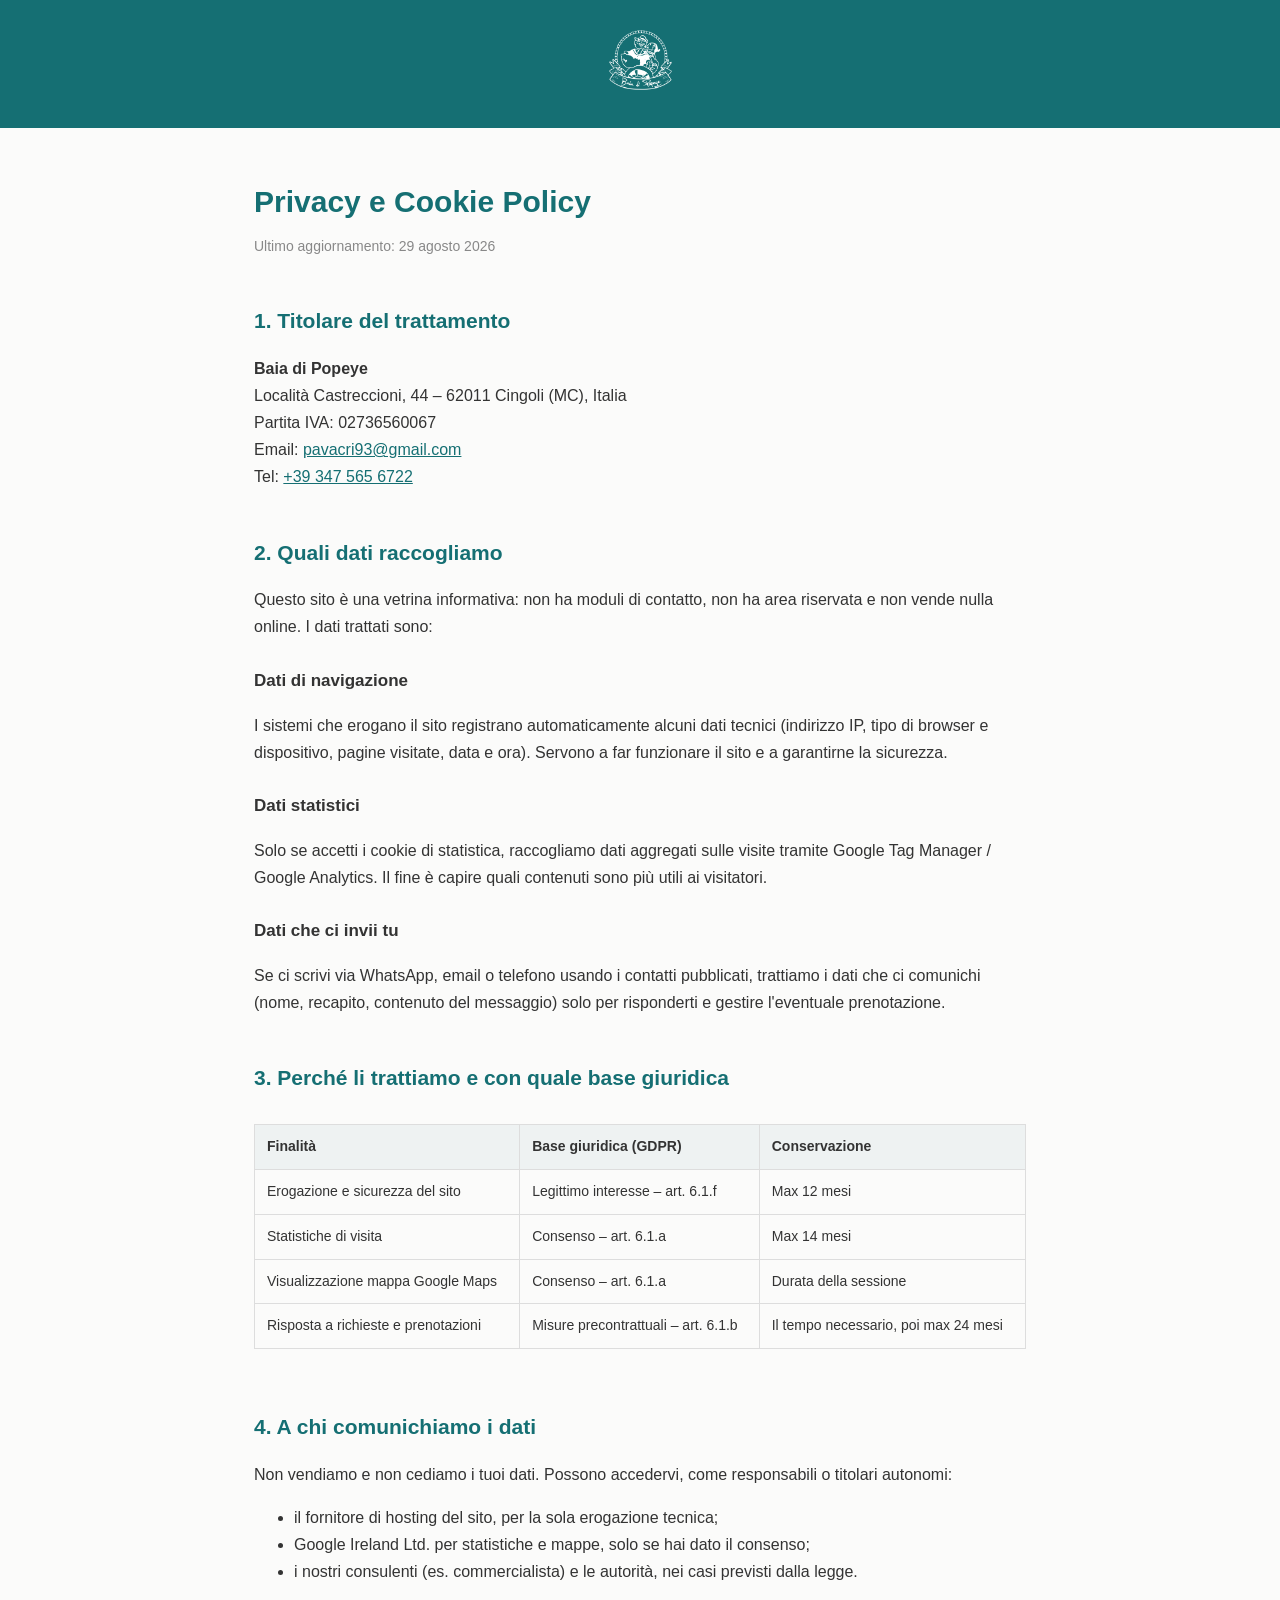
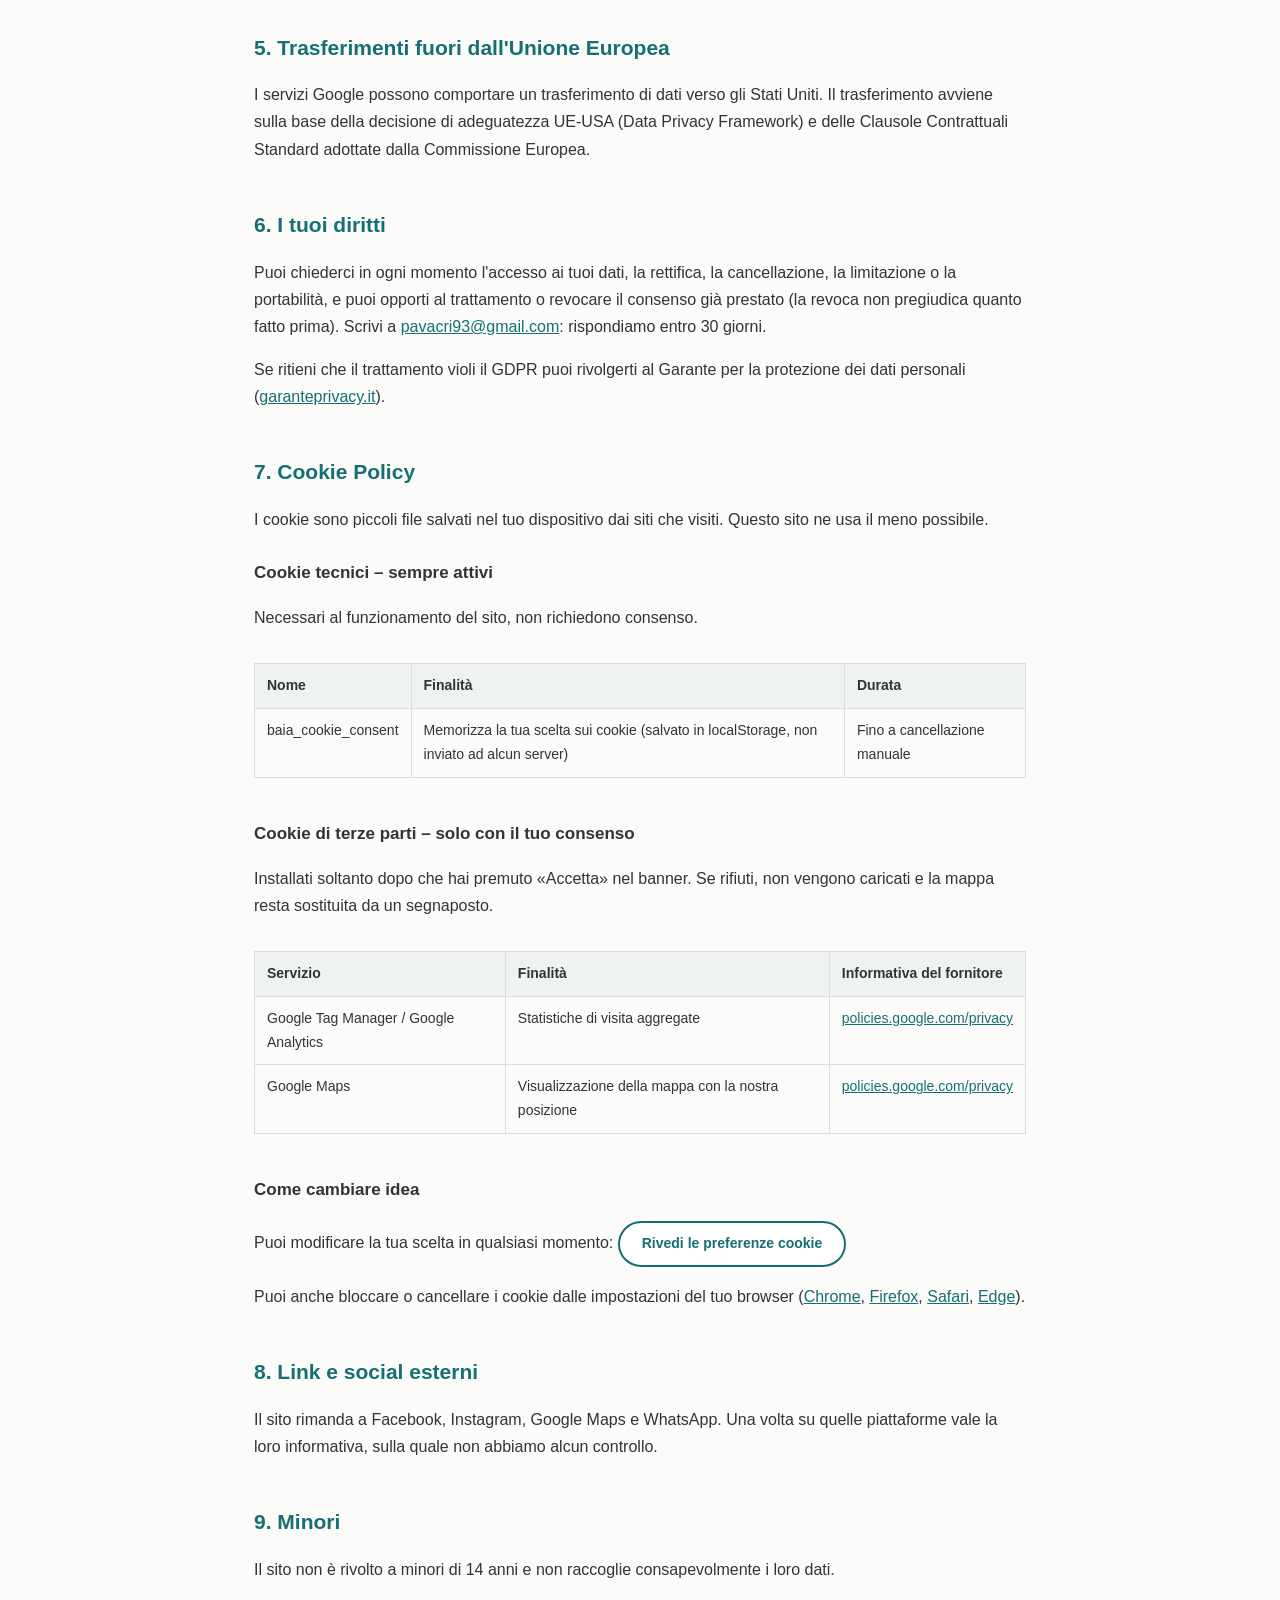
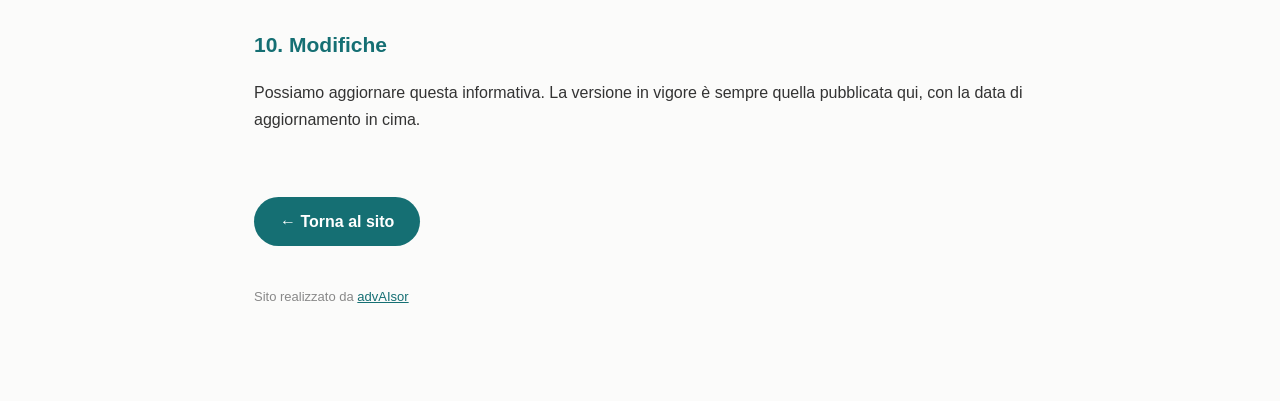
<file: privacy.html>
<!DOCTYPE html>
<html lang="it-IT">

<head>
    <meta charset="UTF-8">
    <meta name="viewport" content="width=device-width, initial-scale=1">
    <meta name="robots" content="index, follow">
    <title>Privacy e Cookie Policy - La Baia di Popeye</title>
    <link rel="icon" href="images/favicon_baia.png" sizes="32x32">
    <link rel="apple-touch-icon" href="images/favicon_baia.png">
    <style>
        :root {
            --teal: #156f73;
            --gold: #c89d5e;
            --ink: #333;
        }

        * {
            box-sizing: border-box;
        }

        body {
            margin: 0;
            background: #fbfbfa;
            color: var(--ink);
            font-family: -apple-system, BlinkMacSystemFont, "Segoe UI", Helvetica, Arial, sans-serif;
            font-size: 16px;
            line-height: 1.7;
        }

        header {
            background: var(--teal);
            padding: 28px 24px;
            text-align: center;
        }

        header img {
            height: 64px;
        }

        main {
            max-width: 820px;
            margin: 0 auto;
            padding: 48px 24px 80px;
        }

        h1 {
            font-size: 30px;
            margin: 0 0 8px;
            color: var(--teal);
        }

        h2 {
            font-size: 21px;
            margin: 44px 0 12px;
            color: var(--teal);
        }

        h3 {
            font-size: 17px;
            margin: 26px 0 8px;
        }

        .updated {
            margin: 0 0 32px;
            color: #888;
            font-size: 14px;
        }

        a {
            color: var(--teal);
        }

        table {
            width: 100%;
            border-collapse: collapse;
            margin: 16px 0;
            font-size: 14px;
        }

        th,
        td {
            border: 1px solid #ddd;
            padding: 10px 12px;
            text-align: left;
            vertical-align: top;
        }

        th {
            background: #eef2f2;
        }

        .wrap {
            overflow-x: auto;
        }

        .back {
            display: inline-block;
            margin-top: 48px;
            padding: 11px 26px;
            border-radius: 999px;
            background: var(--teal);
            color: #fff;
            text-decoration: none;
            font-weight: 600;
        }

        button.prefs {
            border: 2px solid var(--teal);
            background: #fff;
            color: var(--teal);
            border-radius: 999px;
            padding: 9px 22px;
            font: inherit;
            font-size: 14px;
            font-weight: 600;
            cursor: pointer;
        }
    </style>
</head>

<body>
    <header>
        <a href="index.html"><img src="images/LogoBaia.svg" alt="La Baia di Popeye"></a>
    </header>

    <main>
        <h1>Privacy e Cookie Policy</h1>
        <p class="updated">Ultimo aggiornamento: 29 agosto 2026</p>

        <h2>1. Titolare del trattamento</h2>
        <p>
            <strong>Baia di Popeye</strong><br>
            Localit&agrave; Castreccioni, 44 &ndash; 62011 Cingoli (MC), Italia<br>
            Partita IVA: 02736560067<br>
            Email: <a href="mailto:pavacri93@gmail.com">pavacri93@gmail.com</a><br>
            Tel: <a href="tel:+393475656722">+39 347 565 6722</a>
        </p>

        <h2>2. Quali dati raccogliamo</h2>
        <p>Questo sito &egrave; una vetrina informativa: non ha moduli di contatto, non ha area riservata e non vende nulla online. I dati trattati sono:</p>
        <h3>Dati di navigazione</h3>
        <p>I sistemi che erogano il sito registrano automaticamente alcuni dati tecnici (indirizzo IP, tipo di browser e dispositivo, pagine visitate, data e ora). Servono a far funzionare il sito e a garantirne la sicurezza.</p>
        <h3>Dati statistici</h3>
        <p>Solo se accetti i cookie di statistica, raccogliamo dati aggregati sulle visite tramite Google Tag Manager / Google Analytics. Il fine &egrave; capire quali contenuti sono pi&ugrave; utili ai visitatori.</p>
        <h3>Dati che ci invii tu</h3>
        <p>Se ci scrivi via WhatsApp, email o telefono usando i contatti pubblicati, trattiamo i dati che ci comunichi (nome, recapito, contenuto del messaggio) solo per risponderti e gestire l'eventuale prenotazione.</p>

        <h2>3. Perch&eacute; li trattiamo e con quale base giuridica</h2>
        <div class="wrap">
            <table>
                <tr>
                    <th>Finalit&agrave;</th>
                    <th>Base giuridica (GDPR)</th>
                    <th>Conservazione</th>
                </tr>
                <tr>
                    <td>Erogazione e sicurezza del sito</td>
                    <td>Legittimo interesse &ndash; art. 6.1.f</td>
                    <td>Max 12 mesi</td>
                </tr>
                <tr>
                    <td>Statistiche di visita</td>
                    <td>Consenso &ndash; art. 6.1.a</td>
                    <td>Max 14 mesi</td>
                </tr>
                <tr>
                    <td>Visualizzazione mappa Google Maps</td>
                    <td>Consenso &ndash; art. 6.1.a</td>
                    <td>Durata della sessione</td>
                </tr>
                <tr>
                    <td>Risposta a richieste e prenotazioni</td>
                    <td>Misure precontrattuali &ndash; art. 6.1.b</td>
                    <td>Il tempo necessario, poi max 24 mesi</td>
                </tr>
            </table>
        </div>

        <h2>4. A chi comunichiamo i dati</h2>
        <p>Non vendiamo e non cediamo i tuoi dati. Possono accedervi, come responsabili o titolari autonomi:</p>
        <ul>
            <li>il fornitore di hosting del sito, per la sola erogazione tecnica;</li>
            <li>Google Ireland Ltd. per statistiche e mappe, solo se hai dato il consenso;</li>
            <li>i nostri consulenti (es. commercialista) e le autorit&agrave;, nei casi previsti dalla legge.</li>
        </ul>

        <h2>5. Trasferimenti fuori dall'Unione Europea</h2>
        <p>I servizi Google possono comportare un trasferimento di dati verso gli Stati Uniti. Il trasferimento avviene sulla base della decisione di adeguatezza UE-USA (Data Privacy Framework) e delle Clausole Contrattuali Standard adottate dalla Commissione Europea.</p>

        <h2>6. I tuoi diritti</h2>
        <p>Puoi chiederci in ogni momento l'accesso ai tuoi dati, la rettifica, la cancellazione, la limitazione o la portabilit&agrave;, e puoi opporti al trattamento o revocare il consenso gi&agrave; prestato (la revoca non pregiudica quanto fatto prima). Scrivi a <a href="mailto:pavacri93@gmail.com">pavacri93@gmail.com</a>: rispondiamo entro 30 giorni.</p>
        <p>Se ritieni che il trattamento violi il GDPR puoi rivolgerti al Garante per la protezione dei dati personali (<a href="https://www.garanteprivacy.it" target="_blank" rel="noopener">garanteprivacy.it</a>).</p>

        <h2 id="cookie">7. Cookie Policy</h2>
        <p>I cookie sono piccoli file salvati nel tuo dispositivo dai siti che visiti. Questo sito ne usa il meno possibile.</p>

        <h3>Cookie tecnici &ndash; sempre attivi</h3>
        <p>Necessari al funzionamento del sito, non richiedono consenso.</p>
        <div class="wrap">
            <table>
                <tr>
                    <th>Nome</th>
                    <th>Finalit&agrave;</th>
                    <th>Durata</th>
                </tr>
                <tr>
                    <td>baia_cookie_consent</td>
                    <td>Memorizza la tua scelta sui cookie (salvato in localStorage, non inviato ad alcun server)</td>
                    <td>Fino a cancellazione manuale</td>
                </tr>
            </table>
        </div>

        <h3>Cookie di terze parti &ndash; solo con il tuo consenso</h3>
        <p>Installati soltanto dopo che hai premuto &laquo;Accetta&raquo; nel banner. Se rifiuti, non vengono caricati e la mappa resta sostituita da un segnaposto.</p>
        <div class="wrap">
            <table>
                <tr>
                    <th>Servizio</th>
                    <th>Finalit&agrave;</th>
                    <th>Informativa del fornitore</th>
                </tr>
                <tr>
                    <td>Google Tag Manager / Google Analytics</td>
                    <td>Statistiche di visita aggregate</td>
                    <td><a href="https://policies.google.com/privacy" target="_blank" rel="noopener">policies.google.com/privacy</a></td>
                </tr>
                <tr>
                    <td>Google Maps</td>
                    <td>Visualizzazione della mappa con la nostra posizione</td>
                    <td><a href="https://policies.google.com/privacy" target="_blank" rel="noopener">policies.google.com/privacy</a></td>
                </tr>
            </table>
        </div>

        <h3>Come cambiare idea</h3>
        <p>Puoi modificare la tua scelta in qualsiasi momento: <button type="button" class="prefs" onclick="baiaResetConsent()">Rivedi le preferenze cookie</button></p>
        <p>Puoi anche bloccare o cancellare i cookie dalle impostazioni del tuo browser (<a href="https://support.google.com/chrome/answer/95647" target="_blank" rel="noopener">Chrome</a>, <a href="https://support.mozilla.org/it/kb/protezione-antitracciamento-avanzata-firefox-desktop" target="_blank" rel="noopener">Firefox</a>, <a href="https://support.apple.com/it-it/guide/safari/sfri11471/mac" target="_blank" rel="noopener">Safari</a>, <a href="https://support.microsoft.com/it-it/microsoft-edge" target="_blank" rel="noopener">Edge</a>).</p>

        <h2>8. Link e social esterni</h2>
        <p>Il sito rimanda a Facebook, Instagram, Google Maps e WhatsApp. Una volta su quelle piattaforme vale la loro informativa, sulla quale non abbiamo alcun controllo.</p>

        <h2>9. Minori</h2>
        <p>Il sito non &egrave; rivolto a minori di 14 anni e non raccoglie consapevolmente i loro dati.</p>

        <h2>10. Modifiche</h2>
        <p>Possiamo aggiornare questa informativa. La versione in vigore &egrave; sempre quella pubblicata qui, con la data di aggiornamento in cima.</p>

        <a class="back" href="index.html">&larr; Torna al sito</a>

        <p style="margin-top:40px; font-size:13px; color:#888;">Sito realizzato da <a href="https://advaisor.it" target="_blank" rel="noopener">advAIsor</a></p>
    </main>

    <script>
    // Cancella la scelta salvata e riporta al sito, dove il banner si ripresenta.
    function baiaResetConsent() {
        try { localStorage.removeItem('baia_cookie_consent'); } catch (e) {}
        window.location.href = 'index.html';
    }
    </script>
</body>

</html>
</file>
